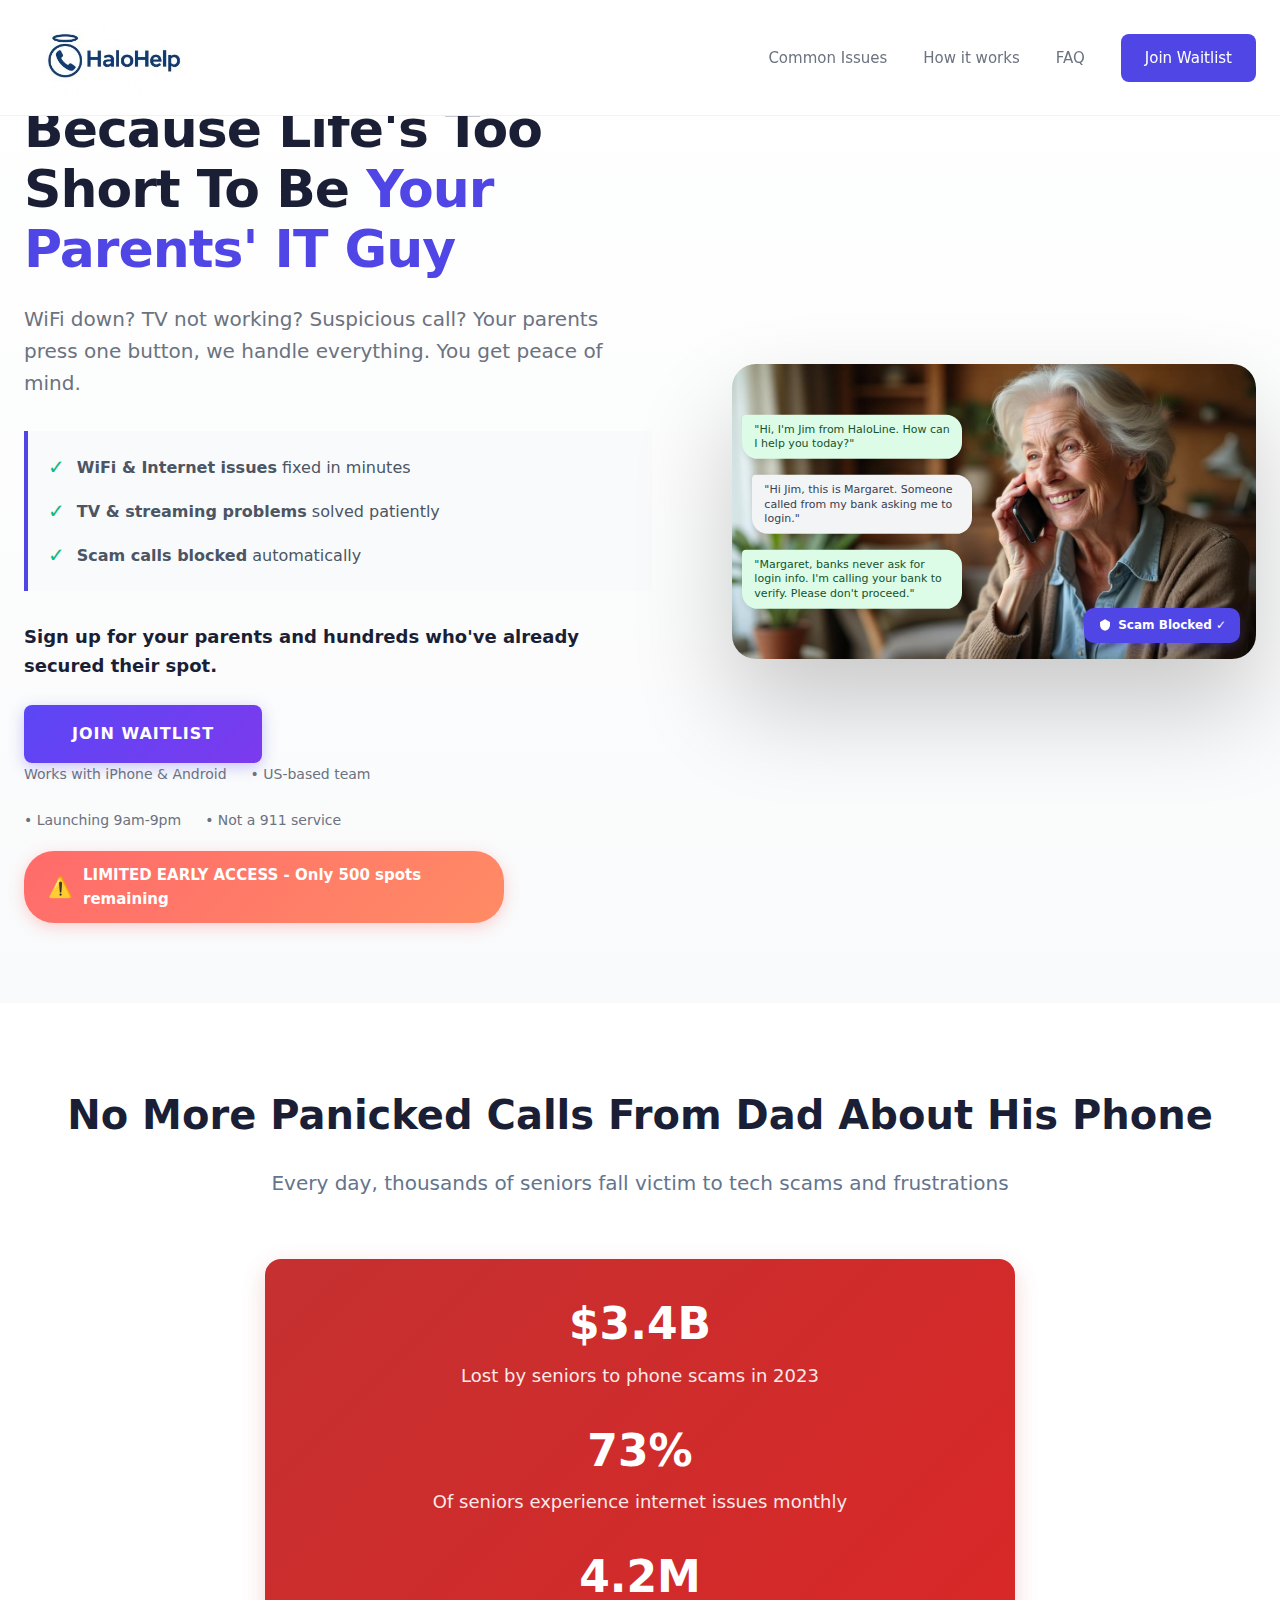
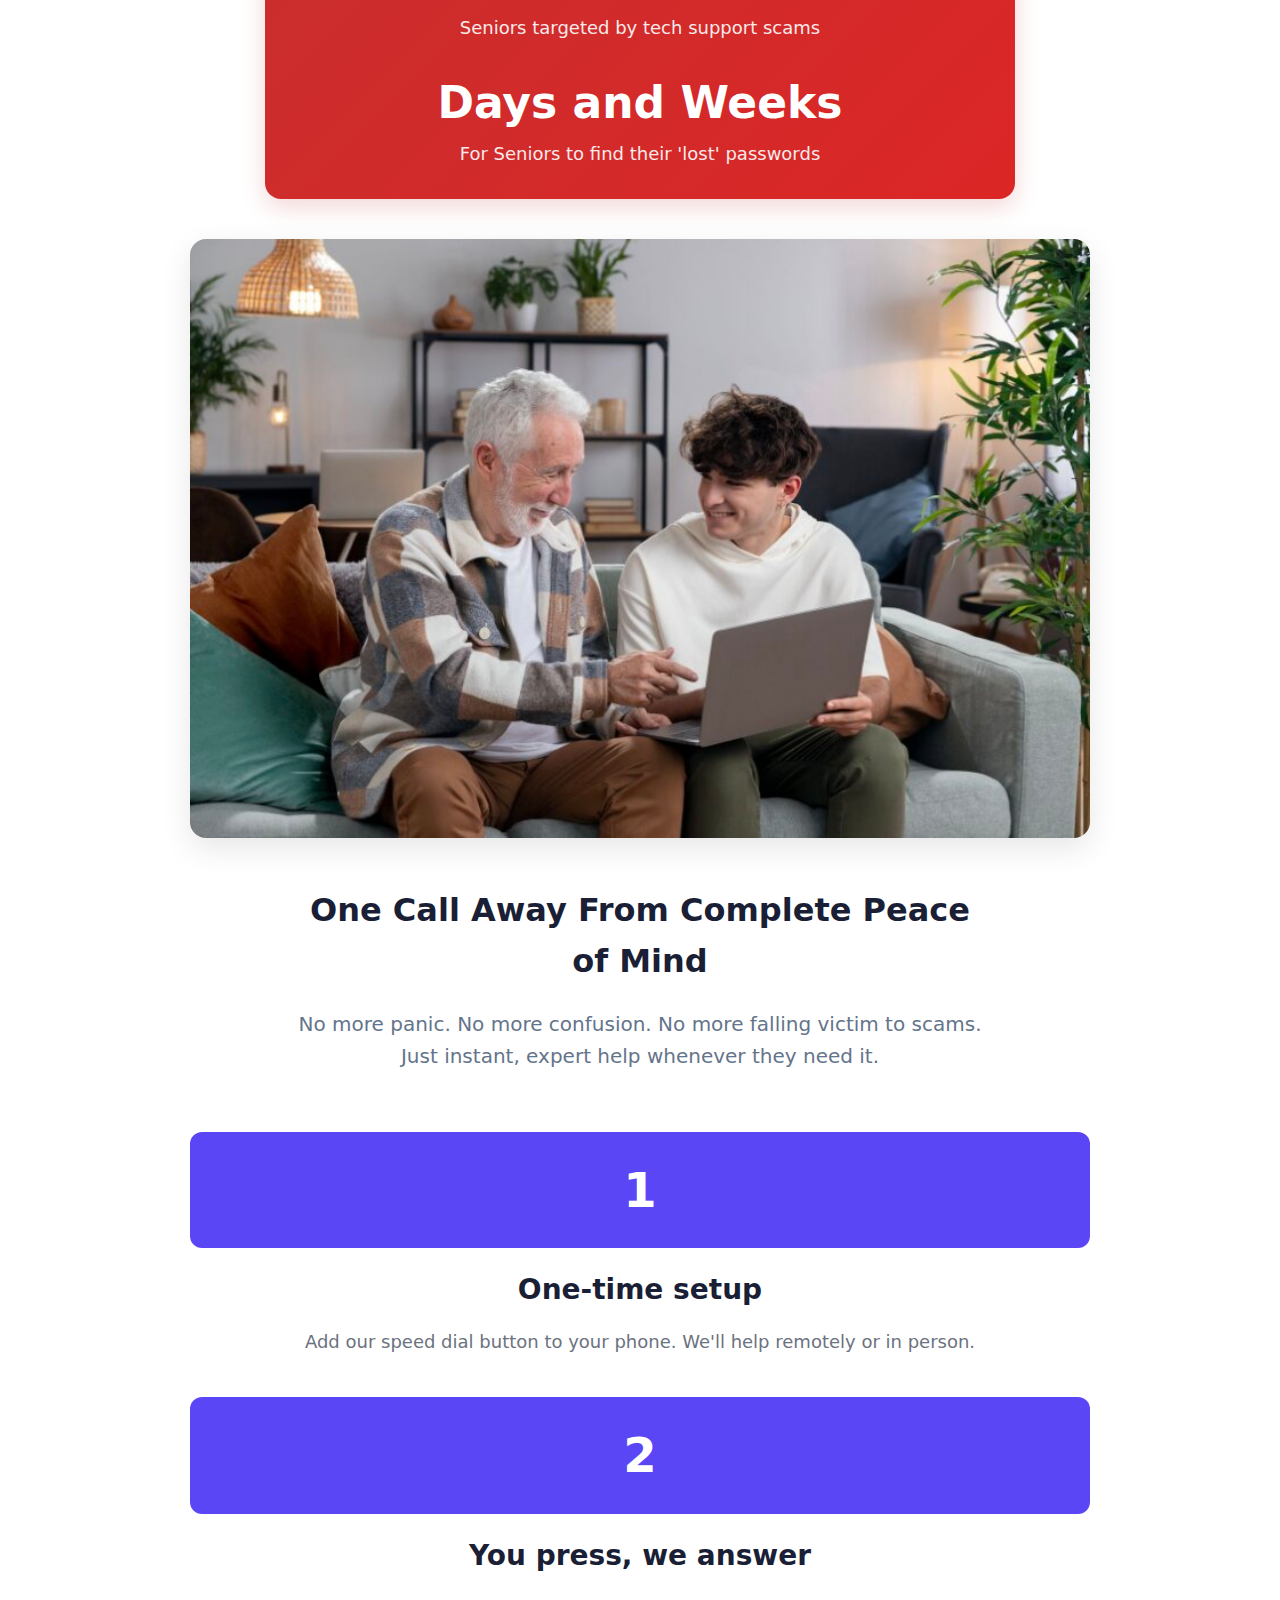
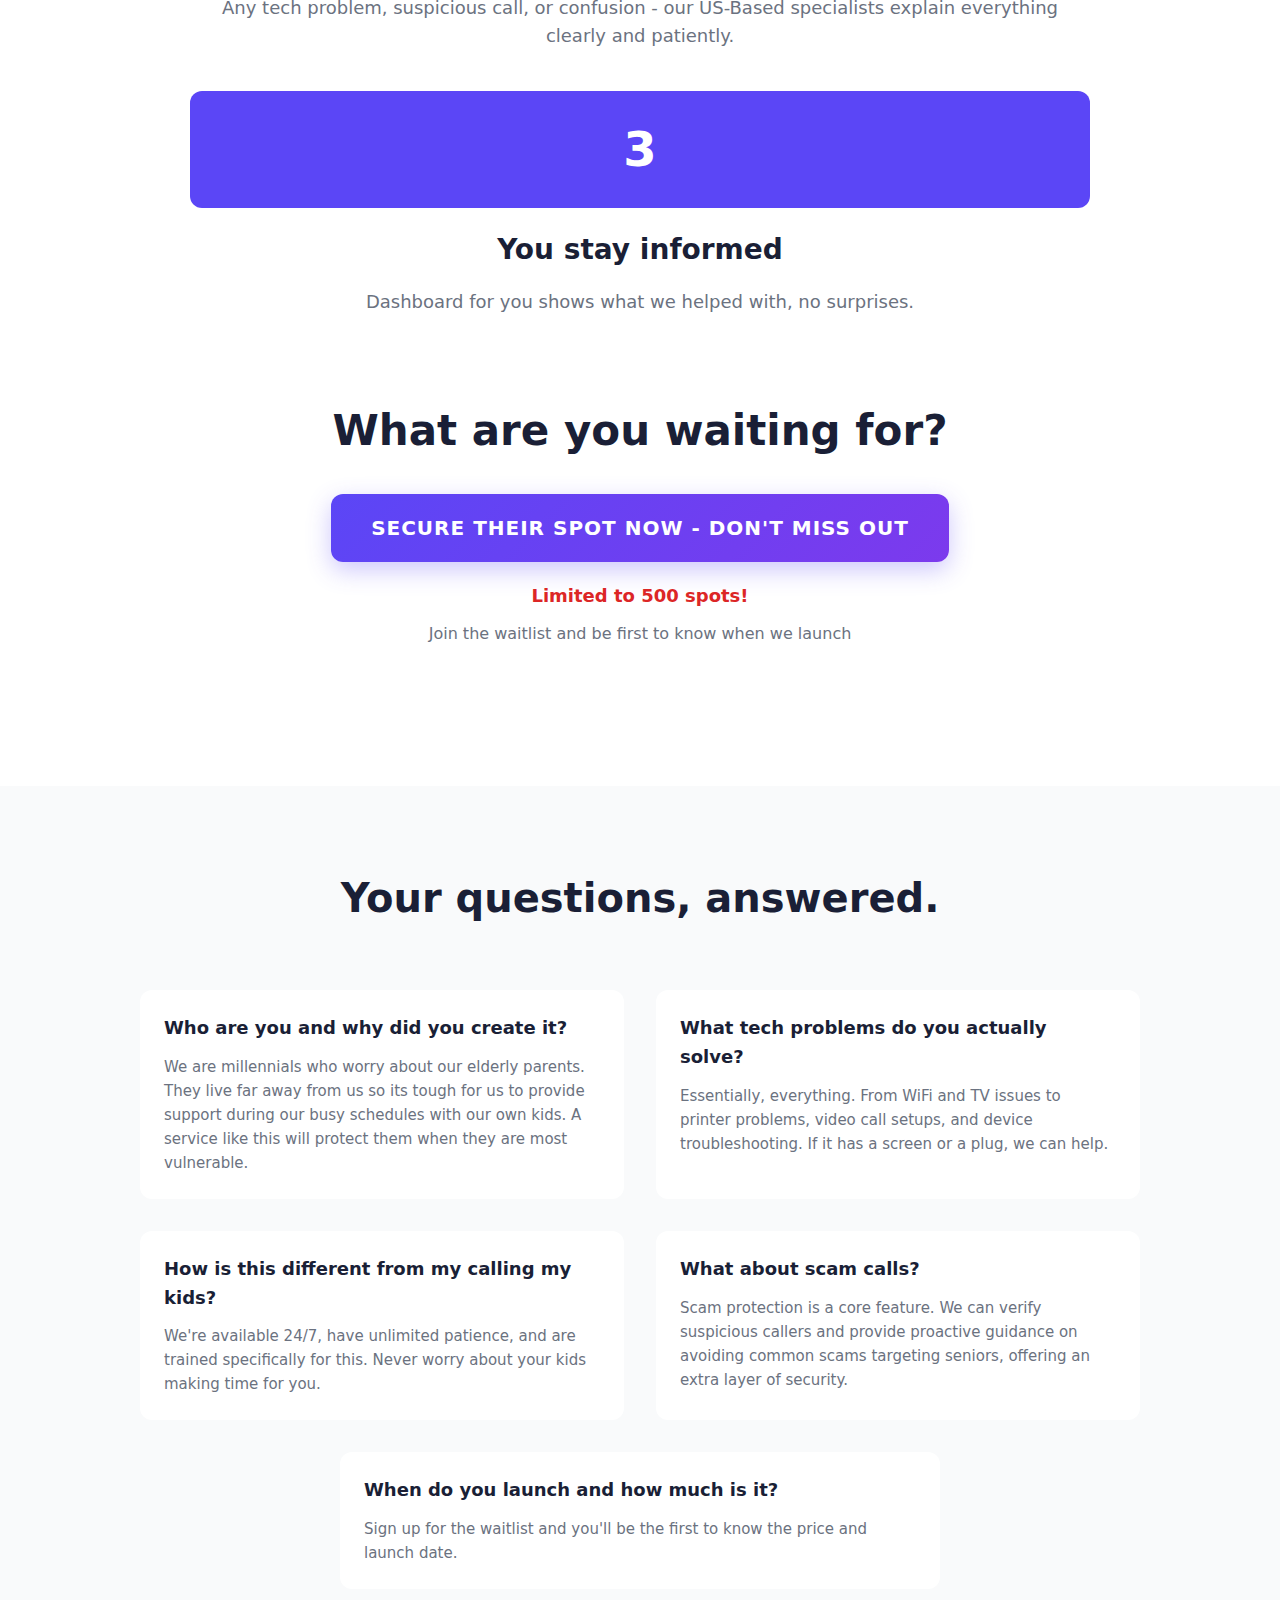
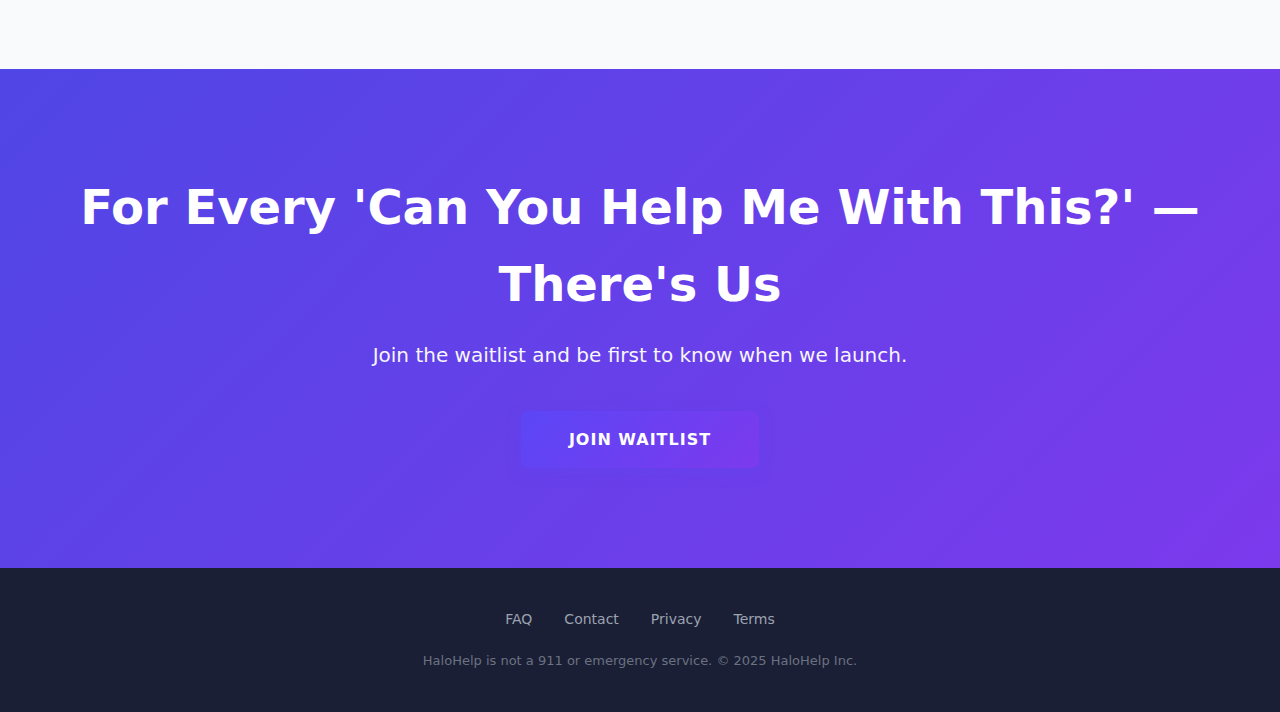
<file: index.html>
<!DOCTYPE html>
<html lang="en">
<head>
    <meta charset="UTF-8">
    <meta name="viewport" content="width=device-width, initial-scale=1.0">
    <title>HaloHelp - One Button Tech Support for Your Parents</title>
    <style>
        * {
            margin: 0;
            padding: 0;
            box-sizing: border-box;
        }

        body {
            font-family: -apple-system, BlinkMacSystemFont, 'SF Pro Display', 'Segoe UI', system-ui, sans-serif;
            line-height: 1.6;
            color: #1a1f36;
            background: #ffffff;
            overflow-x: hidden;
        }

        .container {
            max-width: 1280px;
            margin: 0 auto;
            padding: 0 24px;
        }

        /* Header */
        header {
            padding: 20px 0;
            position: fixed;
            width: 100%;
            background: rgba(255, 255, 255, 0.98);
            backdrop-filter: blur(20px);
            z-index: 1500;
            border-bottom: 1px solid rgba(0, 0, 0, 0.05);
            top: 0;
        }

        nav {
            display: flex;
            justify-content: space-between;
            align-items: center;
        }

        .logo {
            font-size: 24px;
            font-weight: 700;
            color: #1a1f36;
            text-decoration: none;
            letter-spacing: -0.5px;
        }

        .nav-links {
            display: flex;
            gap: 36px;
            align-items: center;
        }

        .nav-links a {
            color: #6b7280;
            text-decoration: none;
            font-size: 15px;
            font-weight: 500;
            transition: color 0.2s;
        }

        .nav-links a:hover {
            color: #1a1f36;
        }

        .nav-cta {
            background: #5046e5;
            color: white !important;
            padding: 12px 24px;
            border-radius: 8px;
            text-decoration: none;
            font-weight: 600;
            transition: all 0.2s;
        }

        .nav-cta:hover {
            background: #4338ca;
            transform: translateY(-1px);
            box-shadow: 0 8px 16px rgba(80, 70, 229, 0.3);
        }

        /* Hero Section */
        .hero {
            padding: 100px 0 80px;
            min-height: 100vh;
            display: flex;
            align-items: center;
            background: linear-gradient(180deg, #ffffff 0%, #f9fafb 100%);
        }

        .hero-container {
            display: grid;
            grid-template-columns: 1.2fr 1fr;
            gap: 80px;
            align-items: center;
        }

        .hero-text h1 {
            font-size: 52px;
            font-weight: 800;
            line-height: 1.15;
            margin-bottom: 24px;
            color: #1a1f36;
            letter-spacing: -1px;
        }

        .hero-text h1 .highlight {
            color: #5046e5;
        }

        .hero-text p {
            font-size: 20px;
            color: #6b7280;
            margin-bottom: 32px;
            line-height: 1.6;
        }

        .hero-benefits {
            background: #f9fafb;
            border-left: 4px solid #5046e5;
            padding: 20px;
            margin-bottom: 32px;
        }

        .benefit-item {
            display: flex;
            align-items: center;
            gap: 12px;
            margin-bottom: 12px;
            font-size: 16px;
            color: #4b5563;
        }

        .benefit-item:last-child {
            margin-bottom: 0;
        }

        .benefit-check {
            color: #10b981;
            font-size: 20px;
            font-weight: 700;
        }

        .waitlist-form {
            max-width: 480px;
        }

        .form-group {
            display: flex;
            gap: 12px;
            margin-bottom: 16px;
        }

        .form-group input {
            flex: 1;
            padding: 16px 20px;
            border: 2px solid #e5e7eb;
            border-radius: 8px;
            font-size: 16px;
            transition: all 0.2s;
        }

        .form-group input:focus {
            outline: none;
            border-color: #5046e5;
            box-shadow: 0 0 0 3px rgba(80, 70, 229, 0.1);
        }

        .form-group button {
            background: #5046e5;
            color: white;
            padding: 16px 32px;
            border: none;
            border-radius: 8px;
            font-size: 16px;
            font-weight: 700;
            cursor: pointer;
            transition: all 0.2s;
            text-transform: uppercase;
            letter-spacing: 0.5px;
        }

        .form-group button:hover {
            background: #4338ca;
            transform: translateY(-2px);
            box-shadow: 0 8px 20px rgba(80, 70, 229, 0.4);
        }

        .form-meta {
            display: flex;
            gap: 24px;
            font-size: 14px;
            color: #6b7280;
            flex-wrap: wrap;
        }

        /* Phone Visual */
        .phone-visual {
            position: relative;
        }

        .phone-device {
            width: 380px;
            height: 760px;
            background: #000;
            border-radius: 36px;
            padding: 8px;
            box-shadow: 0 50px 100px rgba(0, 0, 0, 0.3);
            margin: 0 auto;
        }

        .phone-screen {
            width: 100%;
            height: 100%;
            background: #fff;
            border-radius: 28px;
            overflow: hidden;
            position: relative;
        }

        /* iOS Style Status Bar */
        .ios-status-bar {
            background: #f5f5f7;
            padding: 8px 24px;
            display: flex;
            justify-content: space-between;
            align-items: center;
            font-size: 12px;
            font-weight: 600;
        }

        .ios-time {
            color: #000;
        }

        .ios-indicators {
            display: flex;
            gap: 6px;
            align-items: center;
        }

        .signal-bars {
            display: flex;
            gap: 2px;
            align-items: flex-end;
        }

        .bar {
            width: 3px;
            background: #000;
            border-radius: 1px;
        }

        .bar:nth-child(1) { height: 4px; }
        .bar:nth-child(2) { height: 6px; }
        .bar:nth-child(3) { height: 8px; }
        .bar:nth-child(4) { height: 10px; }

        .battery {
            width: 24px;
            height: 12px;
            border: 1px solid #000;
            border-radius: 2px;
            position: relative;
            padding: 1px;
        }

        .battery::after {
            content: '';
            position: absolute;
            right: -3px;
            top: 3px;
            width: 2px;
            height: 6px;
            background: #000;
            border-radius: 0 1px 1px 0;
        }

        .battery-fill {
            width: 70%;
            height: 100%;
            background: #000;
            border-radius: 1px;
        }

        /* Call Screen */
        .call-screen {
            height: calc(100% - 28px);
            background: linear-gradient(180deg, #1a1a1a 0%, #2a2a2a 100%);
            display: flex;
            flex-direction: column;
            align-items: center;
            justify-content: space-between;
            padding: 40px 24px;
            position: relative;
        }

        .call-info {
            text-align: center;
            color: white;
        }

        .call-status {
            font-size: 14px;
            color: #999;
            margin-bottom: 8px;
        }

        .support-agent-avatar {
            width: 120px;
            height: 120px;
            background: #5046e5;
            border-radius: 50%;
            margin: 0 auto 24px;
            display: flex;
            align-items: center;
            justify-content: center;
            font-size: 48px;
            font-weight: 700;
            color: white;
            box-shadow: 0 8px 32px rgba(80, 70, 229, 0.4);
        }

        .agent-name {
            font-size: 28px;
            font-weight: 300;
            margin-bottom: 8px;
        }

        .agent-title {
            font-size: 16px;
            color: #999;
            margin-bottom: 32px;
        }

        .call-timer {
            font-size: 18px;
            color: #10b981;
            font-weight: 500;
        }

        /* Audio Visualizer */
        .audio-visualizer {
            display: flex;
            gap: 4px;
            justify-content: center;
            align-items: center;
            height: 60px;
        }

        .audio-bar {
            width: 4px;
            background: #5046e5;
            border-radius: 2px;
            animation: audioWave 1s ease-in-out infinite;
        }

        .audio-bar:nth-child(1) { height: 20px; animation-delay: 0s; }
        .audio-bar:nth-child(2) { height: 30px; animation-delay: 0.1s; }
        .audio-bar:nth-child(3) { height: 40px; animation-delay: 0.2s; }
        .audio-bar:nth-child(4) { height: 35px; animation-delay: 0.3s; }
        .audio-bar:nth-child(5) { height: 25px; animation-delay: 0.4s; }
        .audio-bar:nth-child(6) { height: 30px; animation-delay: 0.5s; }
        .audio-bar:nth-child(7) { height: 20px; animation-delay: 0.6s; }

        @keyframes audioWave {
            0%, 100% { opacity: 0.3; transform: scaleY(0.5); }
            50% { opacity: 1; transform: scaleY(1); }
        }

        /* Call Actions */
        .call-actions {
            display: flex;
            justify-content: space-around;
            width: 100%;
            max-width: 300px;
        }

        .call-btn {
            width: 64px;
            height: 64px;
            border-radius: 50%;
            display: flex;
            align-items: center;
            justify-content: center;
            color: white;
            font-size: 24px;
            cursor: pointer;
            transition: transform 0.2s;
        }

        .call-btn:hover {
            transform: scale(1.1);
        }

        .mute-btn {
            background: #4b5563;
        }

        .speaker-btn {
            background: #4b5563;
        }

        .end-call-btn {
            background: #ef4444;
            width: 72px;
            height: 72px;
            font-size: 28px;
        }

        /* Help Overlay */
        .help-overlay {
            position: absolute;
            bottom: 120px;
            left: 24px;
            right: 24px;
            background: white;
            border-radius: 16px;
            padding: 20px;
            box-shadow: 0 10px 40px rgba(0, 0, 0, 0.3);
        }

        .help-overlay h4 {
            font-size: 14px;
            font-weight: 600;
            color: #1a1f36;
            margin-bottom: 12px;
        }

        .current-issue {
            background: #f9fafb;
            padding: 12px;
            border-radius: 8px;
            font-size: 14px;
            color: #4b5563;
            margin-bottom: 8px;
        }

        .resolution-status {
            display: flex;
            align-items: center;
            gap: 8px;
            font-size: 13px;
            color: #10b981;
            font-weight: 500;
        }

        .status-dot {
            width: 8px;
            height: 8px;
            background: #10b981;
            border-radius: 50%;
            animation: pulse 2s infinite;
        }

        @keyframes pulse {
            0%, 100% { opacity: 1; }
            50% { opacity: 0.5; }
        }

        /* New Hero Image Styles */
        .image-container {
            position: relative;
            border-radius: 24px;
            overflow: hidden;
            box-shadow: 0 50px 100px rgba(0, 0, 0, 0.2);
        }

        .hero-image {
            width: 100%;
            height: auto;
            display: block;
            object-fit: cover;
        }

        /* Conversation Bubbles */
        .conversation-bubbles {
            position: absolute;
            top: 50%;
            left: 10px;
            right: 10px;
            transform: translateY(-50%);
            display: flex;
            flex-direction: column;
            justify-content: center;
            gap: 16px;
            animation: fadeInUp 0.8s ease-out;
        }

        .bubble {
            padding: 8px 12px;
            border-radius: 16px;
            font-size: 11px;
            line-height: 1.3;
            max-width: 220px;
            box-shadow: 0 2px 6px rgba(0, 0, 0, 0.08);
            animation: floatBubble 6s ease-in-out infinite;
        }

        .bubble-agent {
            background: #dcfce7;
            color: #14532d;
            align-self: flex-start;
            border-top-left-radius: 4px;
        }

        .bubble-customer {
            background: #f3f4f6;
            color: #374151;
            align-self: flex-start;
            margin-left: 10px;
            border-top-left-radius: 4px;
            animation-delay: 0.3s;
        }

        .bubble-agent:last-of-type {
            animation-delay: 0.6s;
        }

        /* Scam Blocked Badge */
        .scam-blocked-badge {
            position: absolute;
            bottom: 16px;
            right: 16px;
            background: #5046e5;
            color: white;
            padding: 8px 14px;
            border-radius: 10px;
            display: flex;
            align-items: center;
            gap: 6px;
            font-weight: 600;
            font-size: 12px;
            box-shadow: 0 3px 8px rgba(80, 70, 229, 0.3);
            animation: slideInRight 0.8s ease-out 1s both, floatBubble 6s ease-in-out 1.8s infinite;
        }

        .scam-blocked-badge svg {
            width: 14px;
            height: 14px;
        }

        @keyframes fadeInUp {
            from {
                opacity: 0;
                transform: translateY(20px);
            }
            to {
                opacity: 1;
                transform: translateY(0);
            }
        }

        @keyframes slideInRight {
            from {
                opacity: 0;
                transform: translateX(20px);
            }
            to {
                opacity: 1;
                transform: translateX(0);
            }
        }

        @keyframes floatBubble {
            0%, 100% {
                transform: translateY(0);
            }
            50% {
                transform: translateY(-5px);
            }
        }

        /* Common Issues */
        .common-issues {
            padding: 80px 0;
            background: white;
        }

        .section-header {
            text-align: center;
            margin-bottom: 60px;
        }

        .section-header h2 {
            font-size: 40px;
            font-weight: 700;
            margin-bottom: 16px;
            color: #1a1f36;
        }

        .section-header p {
            font-size: 20px;
            color: #6b7280;
        }

        .issues-grid {
            display: grid;
            grid-template-columns: repeat(3, 1fr);
            gap: 32px;
        }

        .issue-card {
            background: #f9fafb;
            padding: 32px;
            border-radius: 16px;
            text-align: center;
            transition: transform 0.2s;
        }

        .issue-card:hover {
            transform: translateY(-4px);
        }

        .issue-icon {
            width: 64px;
            height: 64px;
            border-radius: 16px;
            margin: 0 auto 20px;
            display: flex;
            align-items: center;
            justify-content: center;
            font-size: 24px;
        }
        
        .issue-card:nth-child(1) .issue-icon {
            background: #dbeafe;
        }
        
        .issue-card:nth-child(2) .issue-icon {
            background: #ede9fe;
        }
        
        .issue-card:nth-child(3) .issue-icon {
            background: #dcfce7;
        }

        .issue-card h3 {
            font-size: 18px;
            font-weight: 700;
            margin-bottom: 16px;
            color: #1a1f36;
            font-style: italic;
        }

        .issue-solution {
            color: #6b7280;
            font-size: 15px;
            line-height: 1.6;
        }

        /* How It Works */
        .how-it-works {
            padding: 80px 0;
            background: #f9fafb;
        }

        .steps {
            display: grid;
            grid-template-columns: repeat(3, 1fr);
            gap: 40px;
        }

        .step {
            text-align: center;
        }

        .step-number {
            width: 60px;
            height: 60px;
            background: #5046e5;
            color: white;
            border-radius: 50%;
            display: flex;
            align-items: center;
            justify-content: center;
            margin: 0 auto 20px;
            font-size: 24px;
            font-weight: 700;
        }

        .step h3 {
            font-size: 20px;
            font-weight: 600;
            margin-bottom: 12px;
            color: #1a1f36;
        }

        .step p {
            color: #6b7280;
            font-size: 16px;
            line-height: 1.6;
        }

        /* Features */
        .features {
            padding: 80px 0;
            background: white;
        }

        .features-grid {
            display: grid;
            grid-template-columns: repeat(3, 1fr);
            gap: 32px;
        }

        .feature-item {
            padding: 32px;
            background: #f9fafb;
            border-radius: 12px;
            text-align: center;
        }

        .feature-icon {
            width: 48px;
            height: 48px;
            background: #5046e5;
            border-radius: 12px;
            display: flex;
            align-items: center;
            justify-content: center;
            margin: 0 auto 20px;
            color: white;
            font-weight: 700;
            font-size: 20px;
        }

        .feature-item h4 {
            font-size: 18px;
            font-weight: 600;
            margin-bottom: 8px;
            color: #1a1f36;
        }

        .feature-item p {
            color: #6b7280;
            font-size: 15px;
        }

        /* FAQ */
        .faq {
            padding: 80px 0;
            background: #f9fafb;
        }

        .faq-grid {
            display: grid;
            grid-template-columns: repeat(2, 1fr);
            gap: 24px;
            max-width: 1000px;
            margin: 0 auto;
        }

        .faq-item {
            padding: 24px;
            background: white;
            border-radius: 12px;
        }

        .faq-item h3 {
            font-size: 18px;
            font-weight: 600;
            margin-bottom: 12px;
            color: #1a1f36;
        }

        .faq-item p {
            color: #6b7280;
            font-size: 15px;
            line-height: 1.6;
        }

        /* Final CTA */
        .final-cta {
            padding: 100px 0;
            background: linear-gradient(135deg, #5046e5 0%, #7c3aed 100%);
            text-align: center;
            color: white;
        }

        .final-cta h2 {
            font-size: 48px;
            font-weight: 700;
            margin-bottom: 16px;
        }

        .final-cta p {
            font-size: 20px;
            margin-bottom: 40px;
            opacity: 0.95;
        }

        .final-form {
            max-width: 500px;
            margin: 0 auto;
        }

        /* Footer */
        footer {
            padding: 40px 0;
            background: #1a1f36;
            color: white;
            text-align: center;
        }

        .footer-links {
            display: flex;
            gap: 32px;
            justify-content: center;
            margin-bottom: 20px;
        }

        .footer-links a {
            color: #9ca3af;
            text-decoration: none;
            font-size: 14px;
        }

        .footer-links a:hover {
            color: white;
        }

        .footer-disclaimer {
            font-size: 13px;
            color: #6b7280;
        }

        /* Responsive */
        @media (max-width: 1024px) {
            .hero-container {
                grid-template-columns: 1fr;
                gap: 60px;
            }

            .phone-visual {
                order: -1;
            }

            .issues-grid {
                grid-template-columns: 1fr;
            }
        }

        @media (max-width: 768px) {
            .nav-links {
                display: none;
            }

            .hero {
                padding: 80px 0 40px;
                min-height: auto;
            }

            .hero-text h1 {
                font-size: 28px;
                line-height: 1.2;
            }

            .hero-text p {
                font-size: 16px;
                margin-bottom: 20px;
            }

            .hero-benefits {
                margin-bottom: 24px;
            }

            .benefit-item {
                font-size: 14px;
            }

            .waitlist-form {
                margin-bottom: 30px;
            }

            .phone-visual {
                max-width: 100%;
                margin: 0 auto;
            }

            .image-container {
                max-width: 100%;
                height: 250px;
                overflow: hidden;
                position: relative;
            }

            .hero-image {
                width: 100%;
                height: 100%;
                object-fit: cover;
                object-position: center center;
            }

            .conversation-bubbles {
                top: 50%;
                left: 6px;
                right: 6px;
                transform: translateY(-50%);
                gap: 10px;
            }

            .bubble {
                font-size: 9px;
                padding: 5px 8px;
                max-width: 160px;
                line-height: 1.3;
                border-radius: 12px;
            }

            .bubble-customer {
                margin-left: 6px;
            }

            .scam-blocked-badge {
                bottom: 8px;
                right: 8px;
                padding: 5px 8px;
                font-size: 10px;
                gap: 4px;
                border-radius: 8px;
            }

            .scam-blocked-badge svg {
                width: 10px;
                height: 10px;
            }

            .steps {
                grid-template-columns: 1fr;
            }

            .features-grid {
                grid-template-columns: 1fr;
            }

            .faq-grid {
                grid-template-columns: 1fr;
            }

            .form-group {
                flex-direction: column;
            }

            .form-group input {
                width: 100%;
            }

            .form-group button {
                width: 100%;
            }

            .form-meta {
                flex-wrap: wrap;
                font-size: 11px;
                justify-content: center;
                gap: 6px;
            }

            .section-header h2 {
                font-size: 26px;
            }

            .section-header p {
                font-size: 15px;
            }

            .issues-grid {
                gap: 16px;
            }

            .issue-card {
                padding: 20px;
            }

            .issue-icon {
                width: 48px;
                height: 48px;
                margin-bottom: 16px;
            }

            .issue-card h3 {
                font-size: 16px;
            }

            .issue-solution {
                font-size: 14px;
            }
        }
    </style>
</head>
<body>
    <!-- Header -->
    <header>
        <nav class="container">
            <a href="#" class="logo" style="display: flex; align-items: center; text-decoration: none;">
                <img src="halohelp-logo.jpg" alt="HaloHelp" style="height: 75px; width: auto;">
            </a>
            <div class="nav-links">
                <a href="#issues">Common Issues</a>
                <a href="#how">How it works</a>
                <a href="#faq">FAQ</a>
                <a href="https://u94cxifwkfo.typeform.com/to/dmAicZWm" target="_blank" class="nav-cta">Join Waitlist</a>
            </div>
        </nav>
    </header>

    <!-- Hero Section -->
    <section class="hero">
        <div class="container">
            <div class="hero-container">
                <div class="hero-text">
                    <h1>Because Life's Too Short To Be <span class="highlight">Your Parents' IT Guy</span></h1>
                    <p>WiFi down? TV not working? Suspicious call? Your parents press one button, we handle everything. You get peace of mind.</p>
                    
                    <div class="hero-benefits">
                        <div class="benefit-item">
                            <span class="benefit-check">✓</span>
                            <span><strong>WiFi & Internet issues</strong> fixed in minutes</span>
                        </div>
                        <div class="benefit-item">
                            <span class="benefit-check">✓</span>
                            <span><strong>TV & streaming problems</strong> solved patiently</span>
                        </div>
                        <div class="benefit-item">
                            <span class="benefit-check">✓</span>
                            <span><strong>Scam calls blocked</strong> automatically</span>
                        </div>
                    </div>
                    
                    <p style="font-size: 18px; color: #1a1f36; font-weight: 600; margin-top: 24px; margin-bottom: 24px;">
                        Sign up for your parents and hundreds who've already secured their spot.
                    </p>
                    
                    <div class="waitlist-form" id="waitlist-form">
                        <a href="https://u94cxifwkfo.typeform.com/to/dmAicZWm" target="_blank" style="
                            display: inline-block;
                            background: linear-gradient(135deg, #5B46F6 0%, #7C3AED 100%);
                            color: white;
                            padding: 16px 48px;
                            font-size: 16px;
                            font-weight: 600;
                            border-radius: 8px;
                            text-decoration: none;
                            text-transform: uppercase;
                            letter-spacing: 1px;
                            box-shadow: 0 4px 15px rgba(91, 70, 246, 0.3);
                            transition: transform 0.2s, box-shadow 0.2s;
                            border: none;
                            cursor: pointer;
                        " onmouseover="this.style.transform='translateY(-2px)'; this.style.boxShadow='0 6px 20px rgba(91, 70, 246, 0.4)'" onmouseout="this.style.transform='translateY(0)'; this.style.boxShadow='0 4px 15px rgba(91, 70, 246, 0.3)'">JOIN WAITLIST</a>
                        
                        <div class="form-meta">
                            <span>Works with iPhone & Android</span>
                            <span>• US-based team</span>
                            <span>• Launching 9am-9pm</span>
                            <span>• Not a 911 service</span>
                        </div>
                        
                        <div class="early-access-banner" style="
                            background: linear-gradient(135deg, #FF6B6B 0%, #FF8B65 100%);
                            color: white;
                            padding: 12px 24px;
                            border-radius: 30px;
                            margin-top: 20px;
                            display: inline-flex;
                            align-items: center;
                            gap: 10px;
                            font-weight: 600;
                            font-size: 15px;
                            box-shadow: 0 4px 15px rgba(255, 107, 107, 0.3);
                        ">
                            <span style="
                                font-size: 20px;
                            ">⚠️</span>
                            <span>LIMITED EARLY ACCESS - Only 500 spots remaining</span>
                        </div>
                    </div>
                </div>

                <div class="phone-visual">
                    <div class="image-container">
                        <img src="hero-elderly-woman.jpg" 
                             alt="Elderly woman smiling while talking on phone"
                             class="hero-image">
                        
                        <!-- Conversation Bubbles -->
                        <div class="conversation-bubbles">
                            <div class="bubble bubble-agent">
                                "Hi, I'm Jim from HaloLine. How can I help you today?"
                            </div>
                            <div class="bubble bubble-customer">
                                "Hi Jim, this is Margaret. Someone called from my bank asking me to login."
                            </div>
                            <div class="bubble bubble-agent">
                                "Margaret, banks never ask for login info. I'm calling your bank to verify. Please don't proceed."
                            </div>
                        </div>
                        
                        <!-- Scam Blocked Badge -->
                        <div class="scam-blocked-badge">
                            <svg width="16" height="16" viewBox="0 0 24 24" fill="none" xmlns="http://www.w3.org/2000/svg">
                                <path d="M12 2L3.5 7V12C3.5 16.5 6.5 20.74 12 22C17.5 20.74 20.5 16.5 20.5 12V7L12 2Z" fill="currentColor"/>
                            </svg>
                            <span>Scam Blocked ✓</span>
                        </div>
                    </div>
                </div>
            </div>
        </div>
    </section>

    <!-- Common Issues Section -->
    <section class="common-issues" id="issues" style="scroll-margin-top: 100px;">
        <div class="container">
            <div class="section-header">
                <h2>No More Panicked Calls From Dad About His Phone</h2>
                <p style="font-size: 20px; margin-top: 20px; color: #64748b;">Every day, thousands of seniors fall victim to tech scams and frustrations</p>
            </div>
            
            <div style="
                background: linear-gradient(135deg, #C53030 0%, #DC2626 100%);
                color: white;
                padding: 30px 40px;
                border-radius: 16px;
                margin: 30px auto;
                max-width: 750px;
                text-align: center;
                box-shadow: 0 8px 24px rgba(197, 48, 48, 0.2);
            ">
                <div style="font-size: 44px; font-weight: 700; margin-bottom: 2px;">$3.4B</div>
                <div style="font-size: 18px; opacity: 0.9; margin-bottom: 25px;">Lost by seniors to phone scams in 2023</div>
                
                <div style="font-size: 44px; font-weight: 700; margin-bottom: 2px;">73%</div>
                <div style="font-size: 18px; opacity: 0.9; margin-bottom: 25px;">Of seniors experience internet issues monthly</div>
                
                <div style="font-size: 44px; font-weight: 700; margin-bottom: 2px;">4.2M</div>
                <div style="font-size: 18px; opacity: 0.9; margin-bottom: 25px;">Seniors targeted by tech support scams</div>
                
                <div style="font-size: 44px; font-weight: 700; margin-bottom: 2px;">Days and Weeks</div>
                <div style="font-size: 18px; opacity: 0.9;">For Seniors to find their 'lost' passwords</div>
            </div>
            
            <div style="margin: 40px auto; max-width: 900px;">
                <img src="father-son-laptop.jpg" alt="Father and son using laptop together" style="
                    width: 100%;
                    height: auto;
                    border-radius: 16px;
                    box-shadow: 0 10px 30px rgba(0, 0, 0, 0.1);
                ">
            </div>
            
            <div style="text-align: center; margin: 40px auto; max-width: 700px;">
                <h3 style="font-size: 32px; color: #1a1f36; font-weight: 700; margin-bottom: 20px;">
                    One Call Away From Complete Peace of Mind
                </h3>
                <p style="font-size: 20px; color: #64748b; font-weight: 400; line-height: 1.6;">
                    No more panic. No more confusion. No more falling victim to scams.<br>
                    Just instant, expert help whenever they need it.
                </p>
            </div>
            
            <div style="margin-top: 60px; scroll-margin-top: 100px;" id="how">
                <div style="max-width: 900px; margin: 0 auto;">
                    <!-- Step 1 -->
                    <div style="margin-bottom: 40px;">
                        <div style="background: #5B46F6; color: white; padding: 20px 0; text-align: center; border-radius: 12px; margin-bottom: 20px;">
                            <span style="font-size: 48px; font-weight: 700;">1</span>
                        </div>
                        <h3 style="font-size: 28px; font-weight: 700; text-align: center; margin-bottom: 15px; color: #1a1f36;">One-time setup</h3>
                        <p style="font-size: 18px; color: #6b7280; text-align: center; line-height: 1.6;">Add our speed dial button to your phone. We'll help remotely or in person.</p>
                    </div>
                    
                    <!-- Step 2 -->
                    <div style="margin-bottom: 40px;">
                        <div style="background: #5B46F6; color: white; padding: 20px 0; text-align: center; border-radius: 12px; margin-bottom: 20px;">
                            <span style="font-size: 48px; font-weight: 700;">2</span>
                        </div>
                        <h3 style="font-size: 28px; font-weight: 700; text-align: center; margin-bottom: 15px; color: #1a1f36;">You press, we answer</h3>
                        <p style="font-size: 18px; color: #6b7280; text-align: center; line-height: 1.6;">Any tech problem, suspicious call, or confusion - our US-Based specialists explain everything clearly and patiently.</p>
                    </div>
                    
                    <!-- Step 3 -->
                    <div style="margin-bottom: 40px;">
                        <div style="background: #5B46F6; color: white; padding: 20px 0; text-align: center; border-radius: 12px; margin-bottom: 20px;">
                            <span style="font-size: 48px; font-weight: 700;">3</span>
                        </div>
                        <h3 style="font-size: 28px; font-weight: 700; text-align: center; margin-bottom: 15px; color: #1a1f36;">You stay informed</h3>
                        <p style="font-size: 18px; color: #6b7280; text-align: center; line-height: 1.6;">Dashboard for you shows what we helped with, no surprises.</p>
                    </div>
                </div>
            </div>
            
            <!-- What are you waiting for section -->
            <div style="text-align: center; margin: 80px auto 60px; max-width: 800px;">
                <h2 style="font-size: 42px; font-weight: 700; color: #1a1f36; margin-bottom: 30px;">What are you waiting for?</h2>
                
                <a href="https://u94cxifwkfo.typeform.com/to/dmAicZWm" target="_blank" style="
                    display: inline-block;
                    background: linear-gradient(135deg, #5B46F6 0%, #7C3AED 100%);
                    color: white;
                    padding: 18px 40px;
                    font-size: 20px;
                    font-weight: 600;
                    border-radius: 12px;
                    text-decoration: none;
                    text-transform: uppercase;
                    letter-spacing: 1px;
                    box-shadow: 0 8px 24px rgba(91, 70, 246, 0.3);
                    transition: transform 0.2s, box-shadow 0.2s;
                ">Secure Their Spot Now - Don't Miss Out</a>
                
                <p style="font-size: 18px; color: #DC2626; font-weight: 600; margin-top: 20px;">Limited to 500 spots!</p>
                <p style="font-size: 16px; color: #6b7280; margin-top: 10px;">Join the waitlist and be first to know when we launch</p>
            </div>
        </div>
    </section>

    <!-- FAQ -->
    <section class="faq" id="faq" style="scroll-margin-top: 100px;">
        <div class="container">
            <div class="section-header">
                <h2>Your questions, answered.</h2>
            </div>
            
            <div class="faq-grid" style="display: grid; grid-template-columns: repeat(2, 1fr); gap: 32px;">
                <div class="faq-item">
                    <h3>Who are you and why did you create it?</h3>
                    <p>We are millennials who worry about our elderly parents. They live far away from us so its tough for us to provide support during our busy schedules with our own kids. A service like this will protect them when they are most vulnerable.</p>
                </div>
                
                <div class="faq-item">
                    <h3>What tech problems do you actually solve?</h3>
                    <p>Essentially, everything. From WiFi and TV issues to printer problems, video call setups, and device troubleshooting. If it has a screen or a plug, we can help.</p>
                </div>
                
                <div class="faq-item">
                    <h3>How is this different from my calling my kids?</h3>
                    <p>We're available 24/7, have unlimited patience, and are trained specifically for this. Never worry about your kids making time for you.</p>
                </div>
                
                <div class="faq-item">
                    <h3>What about scam calls?</h3>
                    <p>Scam protection is a core feature. We can verify suspicious callers and provide proactive guidance on avoiding common scams targeting seniors, offering an extra layer of security.</p>
                </div>
                
                <div class="faq-item" style="grid-column: 1 / -1; max-width: 600px; margin: 0 auto; width: 100%;">
                    <h3>When do you launch and how much is it?</h3>
                    <p>Sign up for the waitlist and you'll be the first to know the price and launch date.</p>
                </div>
            </div>
        </div>
    </section>

    <!-- Final CTA -->
    <section class="final-cta">
        <div class="container">
            <h2>For Every 'Can You Help Me With This?' — There's Us</h2>
            <p>Join the waitlist and be first to know when we launch.</p>
            
            <div class="final-form">
                <a href="https://u94cxifwkfo.typeform.com/to/dmAicZWm" target="_blank" style="
                    display: inline-block;
                    background: linear-gradient(135deg, #5B46F6 0%, #7C3AED 100%);
                    color: white;
                    padding: 16px 48px;
                    font-size: 16px;
                    font-weight: 600;
                    border-radius: 8px;
                    text-decoration: none;
                    text-transform: uppercase;
                    letter-spacing: 1px;
                    box-shadow: 0 4px 15px rgba(91, 70, 246, 0.3);
                    transition: transform 0.2s, box-shadow 0.2s;
                    border: none;
                    cursor: pointer;
                " onmouseover="this.style.transform='translateY(-2px)'; this.style.boxShadow='0 6px 20px rgba(91, 70, 246, 0.4)'" onmouseout="this.style.transform='translateY(0)'; this.style.boxShadow='0 4px 15px rgba(91, 70, 246, 0.3)'">JOIN WAITLIST</a>
            </div>
        </div>
    </section>

    <!-- Footer -->
    <footer>
        <div class="container">
            <div class="footer-links">
                <a href="#">FAQ</a>
                <a href="#">Contact</a>
                <a href="#">Privacy</a>
                <a href="#">Terms</a>
            </div>
            <div class="footer-disclaimer">
                HaloHelp is not a 911 or emergency service. © 2025 HaloHelp Inc.
            </div>
        </div>
    </footer>
</body>
</html>
</file>
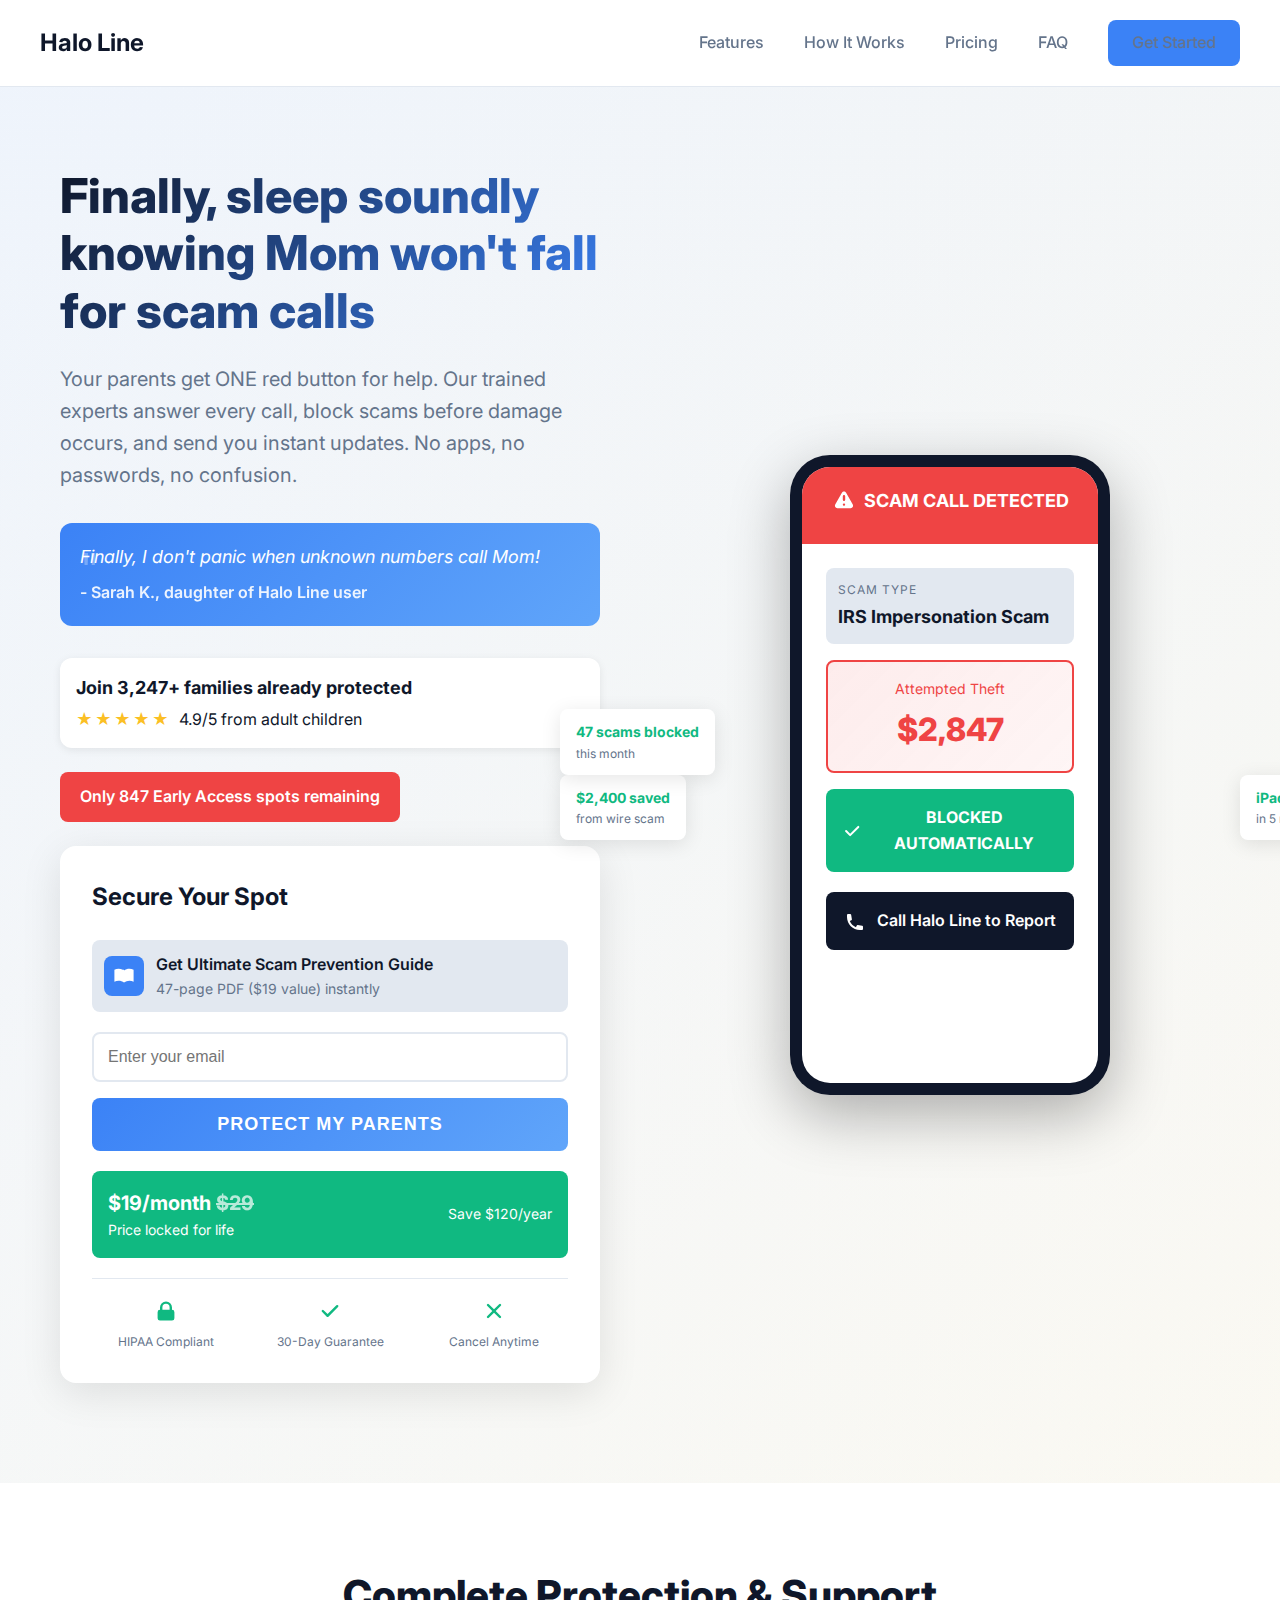
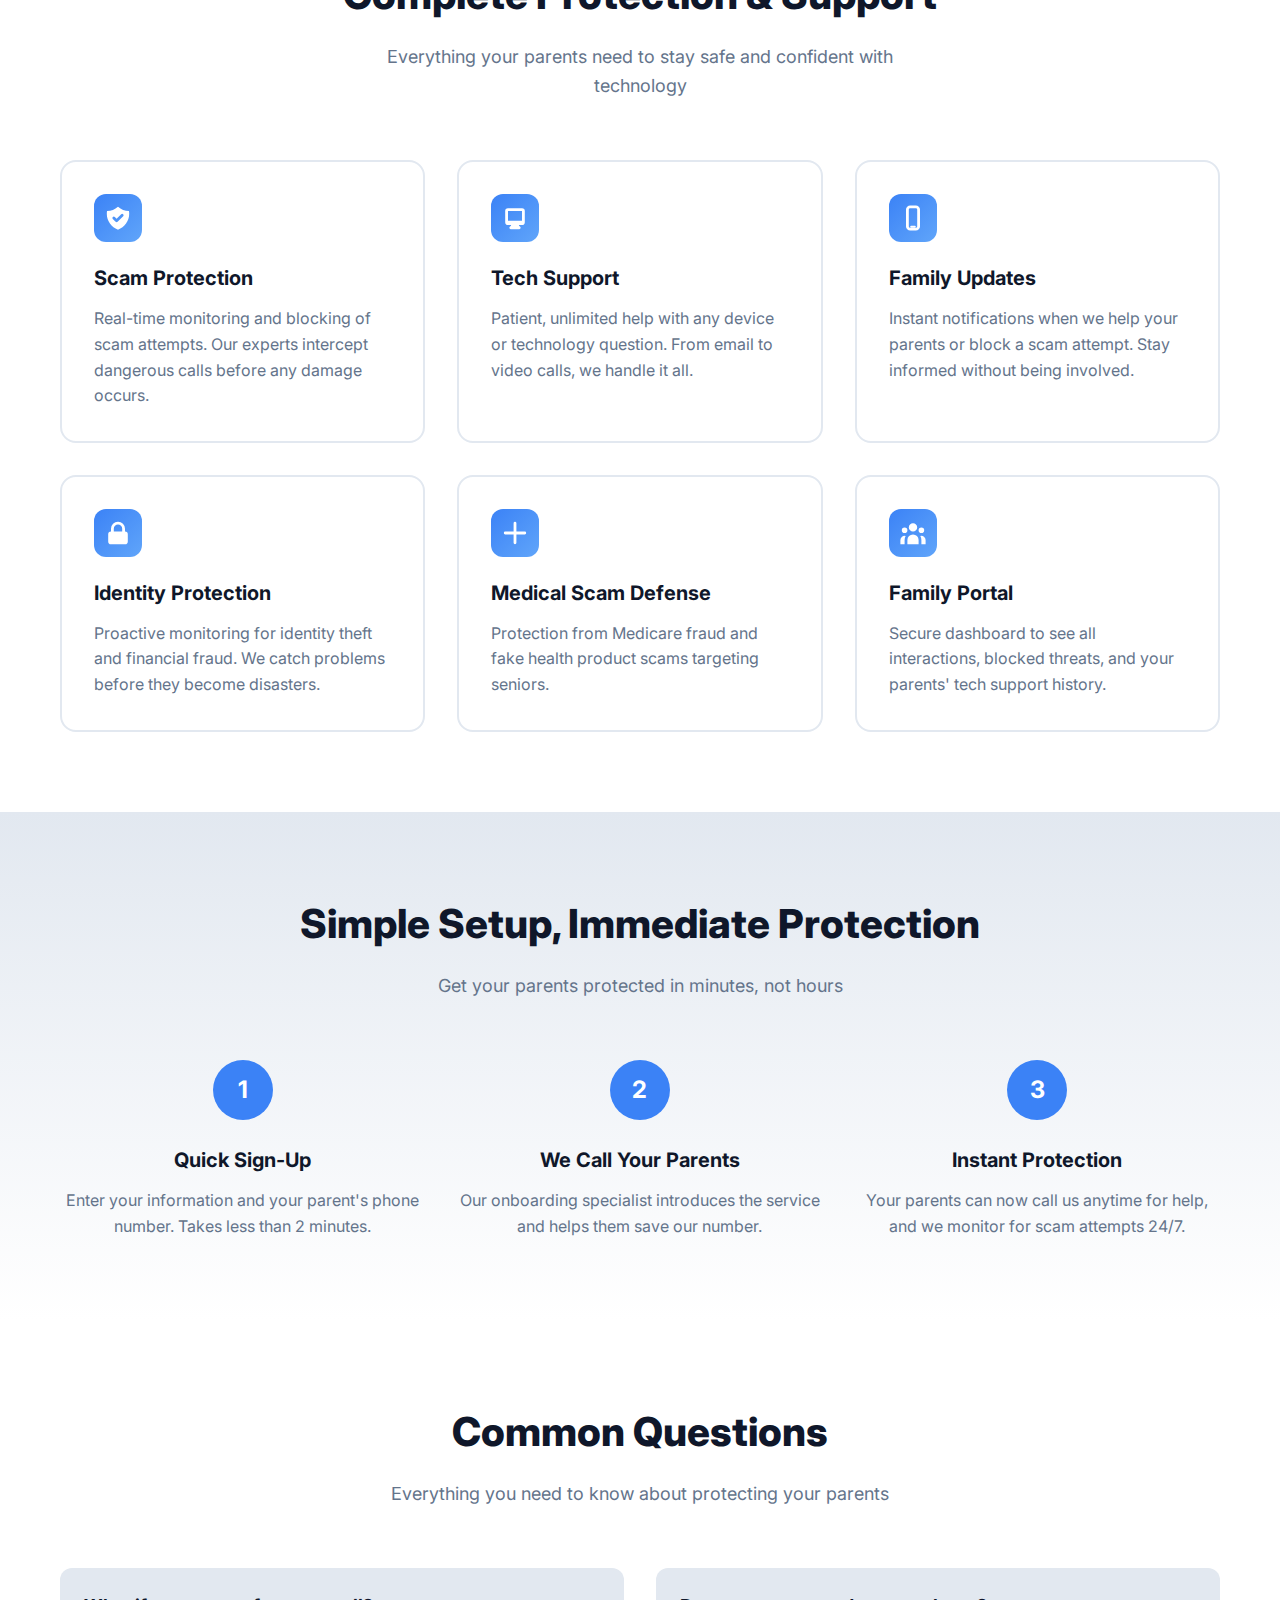
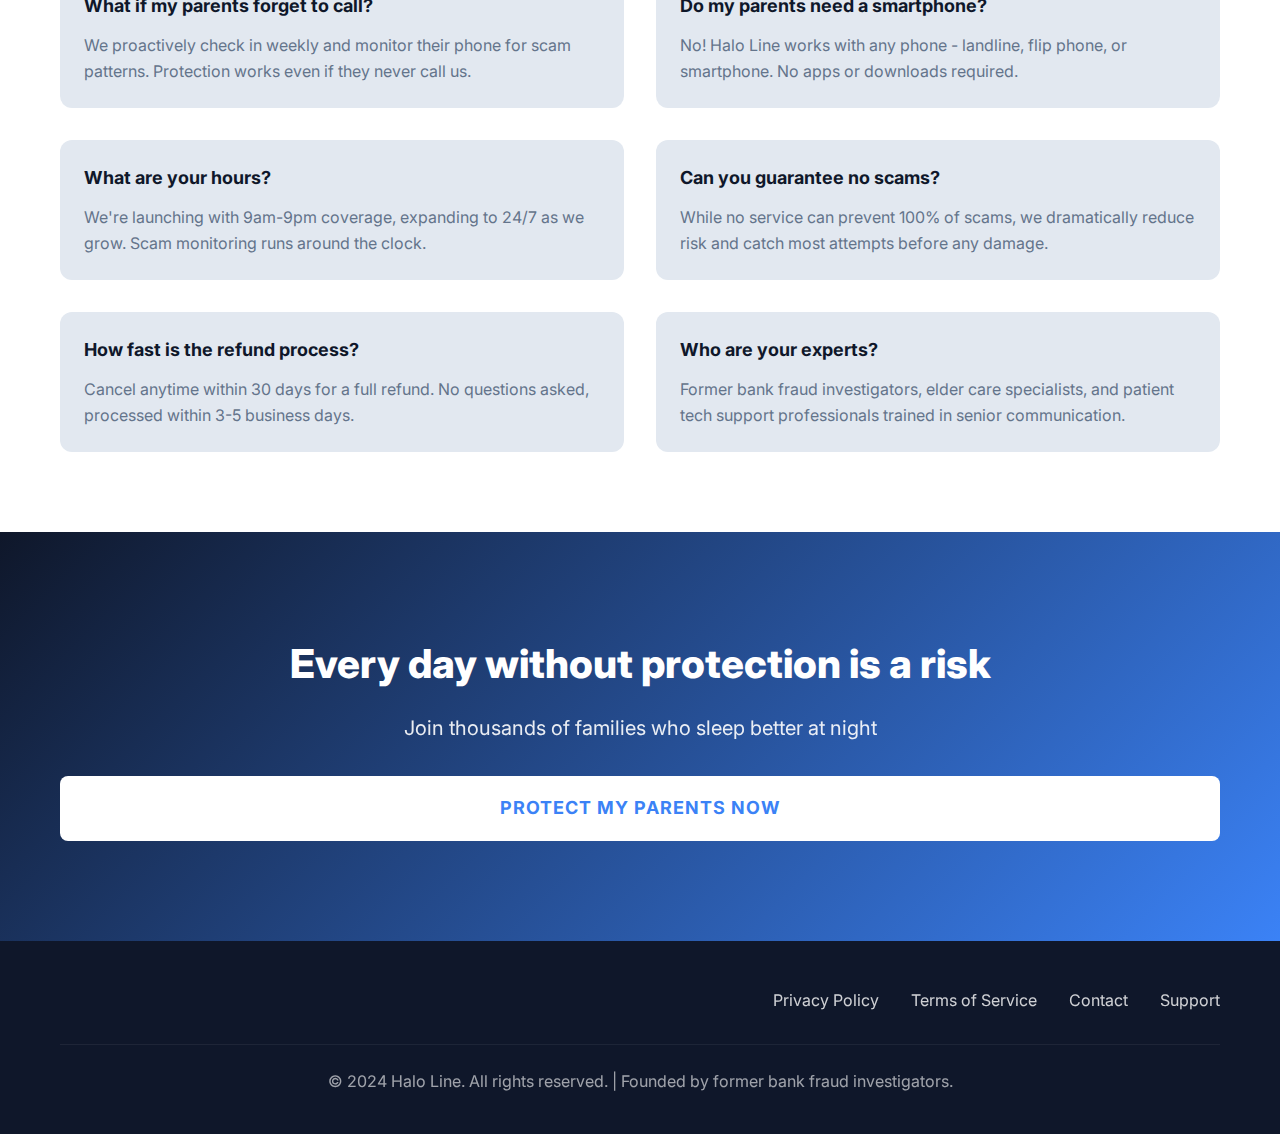
<file: professional.html>
<!DOCTYPE html>
<html lang="en">
<head>
    <meta charset="UTF-8">
    <meta name="viewport" content="width=device-width, initial-scale=1.0">
    <title>Halo Line - Sleep Soundly Knowing Mom Won't Fall for Scam Calls</title>
    <meta name="description" content="24/7 scam protection and tech support through one simple button. No apps, no passwords, no confusion.">
    
    <link rel="preconnect" href="https://fonts.googleapis.com">
    <link rel="preconnect" href="https://fonts.gstatic.com" crossorigin>
    <link href="https://fonts.googleapis.com/css2?family=Inter:wght@400;500;600;700;800&display=swap" rel="stylesheet">
    
    <style>
        * {
            margin: 0;
            padding: 0;
            box-sizing: border-box;
        }
        
        :root {
            --navy: #0f172a;
            --navy-light: #1e293b;
            --blue: #3b82f6;
            --blue-light: #60a5fa;
            --green: #10b981;
            --red: #ef4444;
            --coral: #fbbf24;
            --coral-light: #fcd34d;
            --gray: #64748b;
            --gray-light: #e2e8f0;
            --white: #ffffff;
            --max-width: 1200px;
        }
        
        body {
            font-family: 'Inter', -apple-system, sans-serif;
            color: var(--navy);
            line-height: 1.6;
            overflow-x: hidden;
            background: linear-gradient(180deg, #f8fafc 0%, #ffffff 100%);
        }
        
        .container {
            max-width: var(--max-width);
            margin: 0 auto;
            padding: 0 20px;
        }
        
        /* Navigation */
        nav {
            background: rgba(255, 255, 255, 0.95);
            backdrop-filter: blur(10px);
            border-bottom: 1px solid var(--gray-light);
            position: sticky;
            top: 0;
            z-index: 100;
        }
        
        .nav-container {
            display: flex;
            justify-content: space-between;
            align-items: center;
            padding: 20px 0;
        }
        
        .logo {
            font-size: 24px;
            font-weight: 700;
            color: var(--navy);
        }
        
        .nav-links {
            display: flex;
            gap: 40px;
            align-items: center;
        }
        
        .nav-links a {
            color: var(--gray);
            text-decoration: none;
            font-weight: 500;
            transition: color 0.3s;
        }
        
        .nav-links a:hover {
            color: var(--navy);
        }
        
        .nav-cta {
            background: var(--blue);
            color: var(--white);
            padding: 10px 24px;
            border-radius: 8px;
            text-decoration: none;
            font-weight: 600;
            transition: all 0.3s;
        }
        
        .nav-cta:hover {
            background: var(--blue-light);
            transform: translateY(-2px);
        }
        
        /* Hero Section */
        .hero {
            padding: 80px 0 100px;
            background: linear-gradient(135deg, rgba(59, 130, 246, 0.05) 0%, rgba(251, 191, 36, 0.05) 100%);
        }
        
        .hero-content {
            display: grid;
            grid-template-columns: 1fr 1fr;
            gap: 80px;
            align-items: center;
        }
        
        .hero-text h1 {
            font-size: 48px;
            font-weight: 800;
            line-height: 1.2;
            margin-bottom: 24px;
            background: linear-gradient(135deg, var(--navy) 0%, var(--blue) 100%);
            -webkit-background-clip: text;
            -webkit-text-fill-color: transparent;
        }
        
        .hero-text p {
            font-size: 20px;
            color: var(--gray);
            margin-bottom: 32px;
            line-height: 1.6;
        }
        
        .social-proof {
            display: flex;
            align-items: center;
            gap: 16px;
            margin-bottom: 24px;
            padding: 16px;
            background: var(--white);
            border-radius: 12px;
            box-shadow: 0 2px 8px rgba(0, 0, 0, 0.08);
        }
        
        .social-proof-text {
            flex: 1;
        }
        
        .social-proof-text .count {
            font-weight: 700;
            color: var(--navy);
            font-size: 18px;
        }
        
        .social-proof-text .rating {
            display: flex;
            align-items: center;
            gap: 8px;
            margin-top: 4px;
        }
        
        .stars {
            color: var(--coral);
            letter-spacing: 2px;
        }
        
        .testimonial {
            padding: 20px;
            background: linear-gradient(135deg, var(--blue) 0%, var(--blue-light) 100%);
            color: var(--white);
            border-radius: 12px;
            margin-bottom: 32px;
            position: relative;
        }
        
        .testimonial::before {
            content: '"';
            position: absolute;
            top: 10px;
            left: 20px;
            font-size: 48px;
            opacity: 0.3;
        }
        
        .testimonial-text {
            font-size: 18px;
            font-style: italic;
            margin-bottom: 8px;
        }
        
        .testimonial-author {
            font-weight: 600;
            opacity: 0.9;
        }
        
        .urgency-badge {
            display: inline-block;
            padding: 12px 20px;
            background: var(--red);
            color: var(--white);
            border-radius: 8px;
            font-weight: 600;
            margin-bottom: 24px;
            animation: pulse 2s infinite;
        }
        
        @keyframes pulse {
            0%, 100% { transform: scale(1); }
            50% { transform: scale(1.05); }
        }
        
        .cta-form {
            background: var(--white);
            padding: 32px;
            border-radius: 16px;
            box-shadow: 0 10px 40px rgba(0, 0, 0, 0.1);
        }
        
        .form-header {
            margin-bottom: 24px;
        }
        
        .form-header h3 {
            font-size: 24px;
            margin-bottom: 8px;
        }
        
        .value-prop {
            display: flex;
            align-items: center;
            gap: 12px;
            padding: 12px;
            background: var(--gray-light);
            border-radius: 8px;
            margin-bottom: 20px;
        }
        
        .value-prop-icon {
            width: 40px;
            height: 40px;
            background: var(--blue);
            border-radius: 8px;
            display: flex;
            align-items: center;
            justify-content: center;
            color: var(--white);
            font-size: 20px;
        }
        
        .value-prop-text {
            flex: 1;
        }
        
        .value-prop-text .title {
            font-weight: 600;
            color: var(--navy);
        }
        
        .value-prop-text .subtitle {
            font-size: 14px;
            color: var(--gray);
        }
        
        .form-group {
            margin-bottom: 16px;
        }
        
        .form-group input {
            width: 100%;
            padding: 14px;
            border: 2px solid var(--gray-light);
            border-radius: 8px;
            font-size: 16px;
            transition: border-color 0.3s;
        }
        
        .form-group input:focus {
            outline: none;
            border-color: var(--blue);
        }
        
        .cta-button {
            width: 100%;
            padding: 16px;
            background: linear-gradient(135deg, var(--blue) 0%, var(--blue-light) 100%);
            color: var(--white);
            border: none;
            border-radius: 8px;
            font-size: 18px;
            font-weight: 700;
            cursor: pointer;
            transition: all 0.3s;
            text-transform: uppercase;
            letter-spacing: 1px;
        }
        
        .cta-button:hover {
            transform: translateY(-2px);
            box-shadow: 0 10px 30px rgba(59, 130, 246, 0.3);
        }
        
        .pricing-info {
            display: flex;
            justify-content: space-between;
            align-items: center;
            padding: 16px;
            background: linear-gradient(135deg, var(--green), var(--green));
            color: var(--white);
            border-radius: 8px;
            margin-top: 20px;
        }
        
        .pricing-info .price {
            font-size: 20px;
            font-weight: 700;
        }
        
        .pricing-info .regular {
            text-decoration: line-through;
            opacity: 0.7;
        }
        
        .pricing-info .savings {
            font-size: 14px;
        }
        
        .trust-badges {
            display: flex;
            gap: 16px;
            margin-top: 20px;
            padding-top: 20px;
            border-top: 1px solid var(--gray-light);
        }
        
        .trust-badge {
            flex: 1;
            text-align: center;
            font-size: 12px;
            color: var(--gray);
        }
        
        .trust-badge-icon {
            width: 24px;
            height: 24px;
            margin: 0 auto 4px;
            color: var(--green);
        }
        
        /* Phone Mockup */
        .hero-visual {
            position: relative;
        }
        
        .phone-mockup {
            width: 320px;
            height: 640px;
            background: var(--navy);
            border-radius: 40px;
            padding: 12px;
            box-shadow: 0 20px 60px rgba(0, 0, 0, 0.3);
            margin: 0 auto;
            position: relative;
        }
        
        .phone-screen {
            background: var(--white);
            height: 100%;
            border-radius: 28px;
            overflow: hidden;
            position: relative;
        }
        
        .scam-alert {
            background: var(--red);
            color: var(--white);
            padding: 20px;
            text-align: center;
        }
        
        .scam-alert-header {
            font-size: 18px;
            font-weight: 700;
            margin-bottom: 8px;
            display: flex;
            align-items: center;
            justify-content: center;
            gap: 8px;
        }
        
        .warning-icon {
            width: 24px;
            height: 24px;
        }
        
        .scam-details {
            background: var(--white);
            padding: 24px;
        }
        
        .scam-type {
            background: var(--gray-light);
            padding: 12px;
            border-radius: 8px;
            margin-bottom: 16px;
        }
        
        .scam-type-label {
            font-size: 12px;
            color: var(--gray);
            text-transform: uppercase;
            letter-spacing: 1px;
            margin-bottom: 4px;
        }
        
        .scam-type-value {
            font-size: 18px;
            font-weight: 700;
            color: var(--navy);
        }
        
        .scam-amount {
            background: linear-gradient(135deg, rgba(239, 68, 68, 0.1) 0%, rgba(239, 68, 68, 0.05) 100%);
            border: 2px solid var(--red);
            padding: 16px;
            border-radius: 8px;
            margin-bottom: 16px;
            text-align: center;
        }
        
        .scam-amount-label {
            font-size: 14px;
            color: var(--red);
            margin-bottom: 4px;
        }
        
        .scam-amount-value {
            font-size: 32px;
            font-weight: 800;
            color: var(--red);
        }
        
        .blocked-status {
            background: var(--green);
            color: var(--white);
            padding: 16px;
            border-radius: 8px;
            text-align: center;
            font-weight: 700;
            font-size: 16px;
            margin-bottom: 20px;
            display: flex;
            align-items: center;
            justify-content: center;
            gap: 8px;
        }
        
        .check-icon {
            width: 24px;
            height: 24px;
        }
        
        .call-support {
            background: var(--navy);
            color: var(--white);
            padding: 16px;
            border-radius: 8px;
            text-align: center;
            font-weight: 600;
            cursor: pointer;
            transition: background 0.3s;
        }
        
        .call-support:hover {
            background: var(--navy-light);
        }
        
        /* Floating Benefits */
        .floating-benefits {
            position: absolute;
            top: 50%;
            left: -100px;
            right: -100px;
            transform: translateY(-50%);
            pointer-events: none;
        }
        
        .benefit-card {
            position: absolute;
            background: var(--white);
            padding: 12px 16px;
            border-radius: 8px;
            box-shadow: 0 4px 20px rgba(0, 0, 0, 0.1);
            font-size: 14px;
            animation: float 3s ease-in-out infinite;
        }
        
        .benefit-card:nth-child(1) {
            top: 0;
            left: -20px;
            animation-delay: 0s;
        }
        
        .benefit-card:nth-child(2) {
            top: 50%;
            right: -20px;
            animation-delay: 1s;
        }
        
        .benefit-card:nth-child(3) {
            bottom: 0;
            left: -20px;
            animation-delay: 2s;
        }
        
        .benefit-card .amount {
            color: var(--green);
            font-weight: 700;
        }
        
        .benefit-card .description {
            color: var(--gray);
            font-size: 12px;
        }
        
        @keyframes float {
            0%, 100% { transform: translateY(0); }
            50% { transform: translateY(-10px); }
        }
        
        /* Features Section */
        .features {
            padding: 80px 0;
            background: var(--white);
        }
        
        .section-header {
            text-align: center;
            margin-bottom: 60px;
        }
        
        .section-header h2 {
            font-size: 40px;
            font-weight: 800;
            margin-bottom: 16px;
            color: var(--navy);
        }
        
        .section-header p {
            font-size: 18px;
            color: var(--gray);
            max-width: 600px;
            margin: 0 auto;
        }
        
        .features-grid {
            display: grid;
            grid-template-columns: repeat(3, 1fr);
            gap: 32px;
        }
        
        .feature-card {
            background: var(--white);
            padding: 32px;
            border-radius: 16px;
            border: 2px solid var(--gray-light);
            transition: all 0.3s;
        }
        
        .feature-card:hover {
            border-color: var(--blue);
            transform: translateY(-4px);
            box-shadow: 0 10px 30px rgba(0, 0, 0, 0.1);
        }
        
        .feature-icon {
            width: 48px;
            height: 48px;
            background: linear-gradient(135deg, var(--blue) 0%, var(--blue-light) 100%);
            border-radius: 12px;
            display: flex;
            align-items: center;
            justify-content: center;
            color: var(--white);
            font-size: 24px;
            margin-bottom: 20px;
        }
        
        .feature-card h3 {
            font-size: 20px;
            margin-bottom: 12px;
            color: var(--navy);
        }
        
        .feature-card p {
            color: var(--gray);
            line-height: 1.6;
        }
        
        /* How It Works */
        .how-it-works {
            padding: 80px 0;
            background: linear-gradient(180deg, var(--gray-light) 0%, var(--white) 100%);
        }
        
        .steps-grid {
            display: grid;
            grid-template-columns: repeat(3, 1fr);
            gap: 32px;
            margin-top: 60px;
        }
        
        .step-card {
            text-align: center;
            position: relative;
        }
        
        .step-number {
            width: 60px;
            height: 60px;
            background: var(--blue);
            color: var(--white);
            border-radius: 50%;
            display: flex;
            align-items: center;
            justify-content: center;
            font-size: 24px;
            font-weight: 700;
            margin: 0 auto 24px;
        }
        
        .step-card h3 {
            font-size: 20px;
            margin-bottom: 12px;
            color: var(--navy);
        }
        
        .step-card p {
            color: var(--gray);
            line-height: 1.6;
        }
        
        /* FAQ Section */
        .faq {
            padding: 80px 0;
            background: var(--white);
        }
        
        .faq-grid {
            display: grid;
            grid-template-columns: repeat(2, 1fr);
            gap: 32px;
            margin-top: 60px;
        }
        
        .faq-item {
            background: var(--gray-light);
            padding: 24px;
            border-radius: 12px;
        }
        
        .faq-item h3 {
            font-size: 18px;
            margin-bottom: 12px;
            color: var(--navy);
        }
        
        .faq-item p {
            color: var(--gray);
            line-height: 1.6;
        }
        
        /* Final CTA */
        .final-cta {
            padding: 100px 0;
            background: linear-gradient(135deg, var(--navy) 0%, var(--blue) 100%);
            text-align: center;
            color: var(--white);
        }
        
        .final-cta h2 {
            font-size: 40px;
            font-weight: 800;
            margin-bottom: 16px;
        }
        
        .final-cta p {
            font-size: 20px;
            margin-bottom: 32px;
            opacity: 0.9;
        }
        
        .final-cta .cta-button {
            display: inline-block;
            padding: 18px 48px;
            background: var(--white);
            color: var(--blue);
            text-decoration: none;
            border-radius: 8px;
            font-weight: 700;
            font-size: 18px;
            transition: all 0.3s;
        }
        
        .final-cta .cta-button:hover {
            transform: translateY(-2px);
            box-shadow: 0 10px 30px rgba(255, 255, 255, 0.3);
        }
        
        /* Footer */
        footer {
            padding: 40px 0;
            background: var(--navy);
            color: var(--white);
            text-align: center;
        }
        
        .footer-content {
            display: flex;
            justify-content: space-between;
            align-items: center;
            margin-bottom: 24px;
        }
        
        .footer-links {
            display: flex;
            gap: 32px;
        }
        
        .footer-links a {
            color: var(--white);
            text-decoration: none;
            opacity: 0.8;
            transition: opacity 0.3s;
        }
        
        .footer-links a:hover {
            opacity: 1;
        }
        
        .footer-bottom {
            padding-top: 24px;
            border-top: 1px solid rgba(255, 255, 255, 0.1);
            opacity: 0.6;
        }
        
        /* Responsive */
        @media (max-width: 768px) {
            .nav-links {
                display: none;
            }
            
            .hero-content {
                grid-template-columns: 1fr;
                gap: 40px;
            }
            
            .hero-text h1 {
                font-size: 32px;
            }
            
            .phone-mockup {
                width: 280px;
                height: 560px;
            }
            
            .floating-benefits {
                display: none;
            }
            
            .features-grid,
            .steps-grid,
            .faq-grid {
                grid-template-columns: 1fr;
            }
            
            .footer-content {
                flex-direction: column;
                gap: 24px;
            }
        }
    </style>
</head>
<body>
    <!-- Navigation -->
    <nav>
        <div class="container nav-container">
            <div class="logo">Halo Line</div>
            <div class="nav-links">
                <a href="#features">Features</a>
                <a href="#how-it-works">How It Works</a>
                <a href="#pricing">Pricing</a>
                <a href="#faq">FAQ</a>
                <a href="#cta" class="nav-cta">Get Started</a>
            </div>
        </div>
    </nav>

    <!-- Hero Section -->
    <section class="hero">
        <div class="container">
            <div class="hero-content">
                <div class="hero-text">
                    <h1>Finally, sleep soundly knowing Mom won't fall for scam calls</h1>
                    <p>Your parents get ONE red button for help. Our trained experts answer every call, block scams before damage occurs, and send you instant updates. No apps, no passwords, no confusion.</p>
                    
                    <div class="testimonial">
                        <div class="testimonial-text">Finally, I don't panic when unknown numbers call Mom!</div>
                        <div class="testimonial-author">- Sarah K., daughter of Halo Line user</div>
                    </div>
                    
                    <div class="social-proof">
                        <div class="social-proof-text">
                            <div class="count">Join 3,247+ families already protected</div>
                            <div class="rating">
                                <span class="stars">★★★★★</span>
                                <span>4.9/5 from adult children</span>
                            </div>
                        </div>
                    </div>
                    
                    <div class="urgency-badge">Only 847 Early Access spots remaining</div>
                    
                    <div class="cta-form" id="cta">
                        <div class="form-header">
                            <h3>Secure Your Spot</h3>
                        </div>
                        
                        <div class="value-prop">
                            <div class="value-prop-icon">
                                <svg width="24" height="24" fill="currentColor" viewBox="0 0 20 20">
                                    <path d="M9 4.804A7.968 7.968 0 005.5 4c-1.255 0-2.443.29-3.5.804v10A7.969 7.969 0 015.5 14c1.669 0 3.218.51 4.5 1.385A7.962 7.962 0 0114.5 14c1.255 0 2.443.29 3.5.804v-10A7.968 7.968 0 0014.5 4c-1.669 0-3.218.51-4.5 1.385V4.804z"/>
                                </svg>
                            </div>
                            <div class="value-prop-text">
                                <div class="title">Get Ultimate Scam Prevention Guide</div>
                                <div class="subtitle">47-page PDF ($19 value) instantly</div>
                            </div>
                        </div>
                        
                        <div class="form-group">
                            <input type="email" placeholder="Enter your email" required>
                        </div>
                        
                        <button class="cta-button">Protect My Parents</button>
                        
                        <div class="pricing-info">
                            <div>
                                <div class="price">$19/month <span class="regular">$29</span></div>
                                <div class="savings">Price locked for life</div>
                            </div>
                            <div class="savings">Save $120/year</div>
                        </div>
                        
                        <div class="trust-badges">
                            <div class="trust-badge">
                                <svg class="trust-badge-icon" width="24" height="24" fill="currentColor" viewBox="0 0 20 20">
                                    <path fill-rule="evenodd" d="M5 9V7a5 5 0 0110 0v2a2 2 0 012 2v5a2 2 0 01-2 2H5a2 2 0 01-2-2v-5a2 2 0 012-2zm8-2v2H7V7a3 3 0 016 0z" clip-rule="evenodd"/>
                                </svg>
                                <div>HIPAA Compliant</div>
                            </div>
                            <div class="trust-badge">
                                <svg class="trust-badge-icon" width="24" height="24" fill="currentColor" viewBox="0 0 20 20">
                                    <path fill-rule="evenodd" d="M16.707 5.293a1 1 0 010 1.414l-8 8a1 1 0 01-1.414 0l-4-4a1 1 0 011.414-1.414L8 12.586l7.293-7.293a1 1 0 011.414 0z" clip-rule="evenodd"/>
                                </svg>
                                <div>30-Day Guarantee</div>
                            </div>
                            <div class="trust-badge">
                                <svg class="trust-badge-icon" width="24" height="24" fill="currentColor" viewBox="0 0 20 20">
                                    <path fill-rule="evenodd" d="M4.293 4.293a1 1 0 011.414 0L10 8.586l4.293-4.293a1 1 0 111.414 1.414L11.414 10l4.293 4.293a1 1 0 01-1.414 1.414L10 11.414l-4.293 4.293a1 1 0 01-1.414-1.414L8.586 10 4.293 5.707a1 1 0 010-1.414z" clip-rule="evenodd"/>
                                </svg>
                                <div>Cancel Anytime</div>
                            </div>
                        </div>
                    </div>
                </div>
                
                <div class="hero-visual">
                    <div class="phone-mockup">
                        <div class="phone-screen">
                            <div class="scam-alert">
                                <div class="scam-alert-header">
                                    <svg class="warning-icon" fill="currentColor" viewBox="0 0 20 20">
                                        <path fill-rule="evenodd" d="M8.257 3.099c.765-1.36 2.722-1.36 3.486 0l5.58 9.92c.75 1.334-.213 2.98-1.742 2.98H4.42c-1.53 0-2.493-1.646-1.743-2.98l5.58-9.92zM11 13a1 1 0 11-2 0 1 1 0 012 0zm-1-8a1 1 0 00-1 1v3a1 1 0 002 0V6a1 1 0 00-1-1z" clip-rule="evenodd"/>
                                    </svg>
                                    SCAM CALL DETECTED
                                </div>
                            </div>
                            
                            <div class="scam-details">
                                <div class="scam-type">
                                    <div class="scam-type-label">Scam Type</div>
                                    <div class="scam-type-value">IRS Impersonation Scam</div>
                                </div>
                                
                                <div class="scam-amount">
                                    <div class="scam-amount-label">Attempted Theft</div>
                                    <div class="scam-amount-value">$2,847</div>
                                </div>
                                
                                <div class="blocked-status">
                                    <svg class="check-icon" fill="currentColor" viewBox="0 0 20 20">
                                        <path fill-rule="evenodd" d="M16.707 5.293a1 1 0 010 1.414l-8 8a1 1 0 01-1.414 0l-4-4a1 1 0 011.414-1.414L8 12.586l7.293-7.293a1 1 0 011.414 0z" clip-rule="evenodd"/>
                                    </svg>
                                    BLOCKED AUTOMATICALLY
                                </div>
                                
                                <div class="call-support">
                                    <svg width="20" height="20" fill="currentColor" viewBox="0 0 20 20" style="display: inline-block; vertical-align: middle; margin-right: 8px;">
                                        <path d="M2 3a1 1 0 011-1h2.153a1 1 0 01.986.836l.74 4.435a1 1 0 01-.54 1.06l-1.548.773a11.037 11.037 0 006.105 6.105l.774-1.548a1 1 0 011.059-.54l4.435.74a1 1 0 01.836.986V17a1 1 0 01-1 1h-2C7.82 18 2 12.18 2 5V3z"/>
                                    </svg>
                                    Call Halo Line to Report
                                </div>
                            </div>
                        </div>
                    </div>
                    
                    <div class="floating-benefits">
                        <div class="benefit-card">
                            <div class="amount">$2,400 saved</div>
                            <div class="description">from wire scam</div>
                        </div>
                        <div class="benefit-card">
                            <div class="amount">iPad fixed</div>
                            <div class="description">in 5 minutes</div>
                        </div>
                        <div class="benefit-card">
                            <div class="amount">47 scams blocked</div>
                            <div class="description">this month</div>
                        </div>
                    </div>
                </div>
            </div>
        </div>
    </section>

    <!-- Features Section -->
    <section class="features" id="features">
        <div class="container">
            <div class="section-header">
                <h2>Complete Protection & Support</h2>
                <p>Everything your parents need to stay safe and confident with technology</p>
            </div>
            
            <div class="features-grid">
                <div class="feature-card">
                    <div class="feature-icon">
                        <svg width="28" height="28" fill="currentColor" viewBox="0 0 20 20">
                            <path fill-rule="evenodd" d="M2.166 4.999A11.954 11.954 0 0010 1.944 11.954 11.954 0 0017.834 5c.11.65.166 1.32.166 2.001 0 5.225-3.34 9.67-8 11.317C5.34 16.67 2 12.225 2 7c0-.682.057-1.35.166-2.001zm11.541 3.708a1 1 0 00-1.414-1.414L9 10.586 7.707 9.293a1 1 0 00-1.414 1.414l2 2a1 1 0 001.414 0l4-4z" clip-rule="evenodd"/>
                        </svg>
                    </div>
                    <h3>Scam Protection</h3>
                    <p>Real-time monitoring and blocking of scam attempts. Our experts intercept dangerous calls before any damage occurs.</p>
                </div>
                
                <div class="feature-card">
                    <div class="feature-icon">
                        <svg width="28" height="28" fill="currentColor" viewBox="0 0 20 20">
                            <path fill-rule="evenodd" d="M3 5a2 2 0 012-2h10a2 2 0 012 2v8a2 2 0 01-2 2h-2.22l.123.489.804.804A1 1 0 0113 18H7a1 1 0 01-.707-1.707l.804-.804L7.22 15H5a2 2 0 01-2-2V5zm5.771 7H5V5h10v7H8.771z" clip-rule="evenodd"/>
                        </svg>
                    </div>
                    <h3>Tech Support</h3>
                    <p>Patient, unlimited help with any device or technology question. From email to video calls, we handle it all.</p>
                </div>
                
                <div class="feature-card">
                    <div class="feature-icon">
                        <svg width="28" height="28" fill="currentColor" viewBox="0 0 20 20">
                            <path d="M8 16.25a.75.75 0 01.75-.75h2.5a.75.75 0 010 1.5h-2.5a.75.75 0 01-.75-.75z"/>
                            <path fill-rule="evenodd" d="M5 4a3 3 0 013-3h4a3 3 0 013 3v12a3 3 0 01-3 3H8a3 3 0 01-3-3V4zm3-1h4a1 1 0 011 1v12a1 1 0 01-1 1H8a1 1 0 01-1-1V4a1 1 0 011-1z" clip-rule="evenodd"/>
                        </svg>
                    </div>
                    <h3>Family Updates</h3>
                    <p>Instant notifications when we help your parents or block a scam attempt. Stay informed without being involved.</p>
                </div>
                
                <div class="feature-card">
                    <div class="feature-icon">
                        <svg width="28" height="28" fill="currentColor" viewBox="0 0 20 20">
                            <path fill-rule="evenodd" d="M5 9V7a5 5 0 0110 0v2a2 2 0 012 2v5a2 2 0 01-2 2H5a2 2 0 01-2-2v-5a2 2 0 012-2zm8-2v2H7V7a3 3 0 016 0z" clip-rule="evenodd"/>
                        </svg>
                    </div>
                    <h3>Identity Protection</h3>
                    <p>Proactive monitoring for identity theft and financial fraud. We catch problems before they become disasters.</p>
                </div>
                
                <div class="feature-card">
                    <div class="feature-icon">
                        <svg width="28" height="28" fill="currentColor" viewBox="0 0 20 20">
                            <path fill-rule="evenodd" d="M10 2a1 1 0 00-1 1v6H3a1 1 0 100 2h6v6a1 1 0 102 0v-6h6a1 1 0 100-2h-6V3a1 1 0 00-1-1z" clip-rule="evenodd"/>
                        </svg>
                    </div>
                    <h3>Medical Scam Defense</h3>
                    <p>Protection from Medicare fraud and fake health product scams targeting seniors.</p>
                </div>
                
                <div class="feature-card">
                    <div class="feature-icon">
                        <svg width="28" height="28" fill="currentColor" viewBox="0 0 20 20">
                            <path d="M13 6a3 3 0 11-6 0 3 3 0 016 0zM18 8a2 2 0 11-4 0 2 2 0 014 0zM14 15a4 4 0 00-8 0v3h8v-3zM6 8a2 2 0 11-4 0 2 2 0 014 0zM16 18v-3a5.972 5.972 0 00-.75-2.906A3.005 3.005 0 0119 15v3h-3zM4.75 12.094A5.973 5.973 0 004 15v3H1v-3a3 3 0 013.75-2.906z"/>
                        </svg>
                    </div>
                    <h3>Family Portal</h3>
                    <p>Secure dashboard to see all interactions, blocked threats, and your parents' tech support history.</p>
                </div>
            </div>
        </div>
    </section>

    <!-- How It Works -->
    <section class="how-it-works" id="how-it-works">
        <div class="container">
            <div class="section-header">
                <h2>Simple Setup, Immediate Protection</h2>
                <p>Get your parents protected in minutes, not hours</p>
            </div>
            
            <div class="steps-grid">
                <div class="step-card">
                    <div class="step-number">1</div>
                    <h3>Quick Sign-Up</h3>
                    <p>Enter your information and your parent's phone number. Takes less than 2 minutes.</p>
                </div>
                
                <div class="step-card">
                    <div class="step-number">2</div>
                    <h3>We Call Your Parents</h3>
                    <p>Our onboarding specialist introduces the service and helps them save our number.</p>
                </div>
                
                <div class="step-card">
                    <div class="step-number">3</div>
                    <h3>Instant Protection</h3>
                    <p>Your parents can now call us anytime for help, and we monitor for scam attempts 24/7.</p>
                </div>
            </div>
        </div>
    </section>

    <!-- FAQ Section -->
    <section class="faq" id="faq">
        <div class="container">
            <div class="section-header">
                <h2>Common Questions</h2>
                <p>Everything you need to know about protecting your parents</p>
            </div>
            
            <div class="faq-grid">
                <div class="faq-item">
                    <h3>What if my parents forget to call?</h3>
                    <p>We proactively check in weekly and monitor their phone for scam patterns. Protection works even if they never call us.</p>
                </div>
                
                <div class="faq-item">
                    <h3>Do my parents need a smartphone?</h3>
                    <p>No! Halo Line works with any phone - landline, flip phone, or smartphone. No apps or downloads required.</p>
                </div>
                
                <div class="faq-item">
                    <h3>What are your hours?</h3>
                    <p>We're launching with 9am-9pm coverage, expanding to 24/7 as we grow. Scam monitoring runs around the clock.</p>
                </div>
                
                <div class="faq-item">
                    <h3>Can you guarantee no scams?</h3>
                    <p>While no service can prevent 100% of scams, we dramatically reduce risk and catch most attempts before any damage.</p>
                </div>
                
                <div class="faq-item">
                    <h3>How fast is the refund process?</h3>
                    <p>Cancel anytime within 30 days for a full refund. No questions asked, processed within 3-5 business days.</p>
                </div>
                
                <div class="faq-item">
                    <h3>Who are your experts?</h3>
                    <p>Former bank fraud investigators, elder care specialists, and patient tech support professionals trained in senior communication.</p>
                </div>
            </div>
        </div>
    </section>

    <!-- Final CTA -->
    <section class="final-cta">
        <div class="container">
            <h2>Every day without protection is a risk</h2>
            <p>Join thousands of families who sleep better at night</p>
            <a href="#cta" class="cta-button">PROTECT MY PARENTS NOW</a>
        </div>
    </section>

    <!-- Footer -->
    <footer>
        <div class="container">
            <div class="footer-content">
                <div class="logo">Halo Line</div>
                <div class="footer-links">
                    <a href="#">Privacy Policy</a>
                    <a href="#">Terms of Service</a>
                    <a href="#">Contact</a>
                    <a href="#">Support</a>
                </div>
            </div>
            <div class="footer-bottom">
                © 2024 Halo Line. All rights reserved. | Founded by former bank fraud investigators.
            </div>
        </div>
    </footer>

    <script>
        // Form handling
        document.querySelector('.cta-button').addEventListener('click', function(e) {
            e.preventDefault();
            const email = document.querySelector('input[type="email"]').value;
            if (email) {
                this.textContent = 'SECURING YOUR SPOT...';
                setTimeout(() => {
                    this.textContent = 'WELCOME TO HALO LINE!';
                    this.style.background = 'var(--green)';
                }, 1500);
            }
        });

        // Smooth scroll
        document.querySelectorAll('a[href^="#"]').forEach(anchor => {
            anchor.addEventListener('click', function (e) {
                e.preventDefault();
                const target = document.querySelector(this.getAttribute('href'));
                if (target) {
                    target.scrollIntoView({ behavior: 'smooth', block: 'start' });
                }
            });
        });

        // Urgency countdown
        let spots = 847;
        setInterval(() => {
            if (spots > 800 && Math.random() > 0.7) {
                spots--;
                document.querySelector('.urgency-badge').textContent = `Only ${spots} Early Access spots remaining`;
            }
        }, 30000);
    </script>
</body>
</html>
</file>
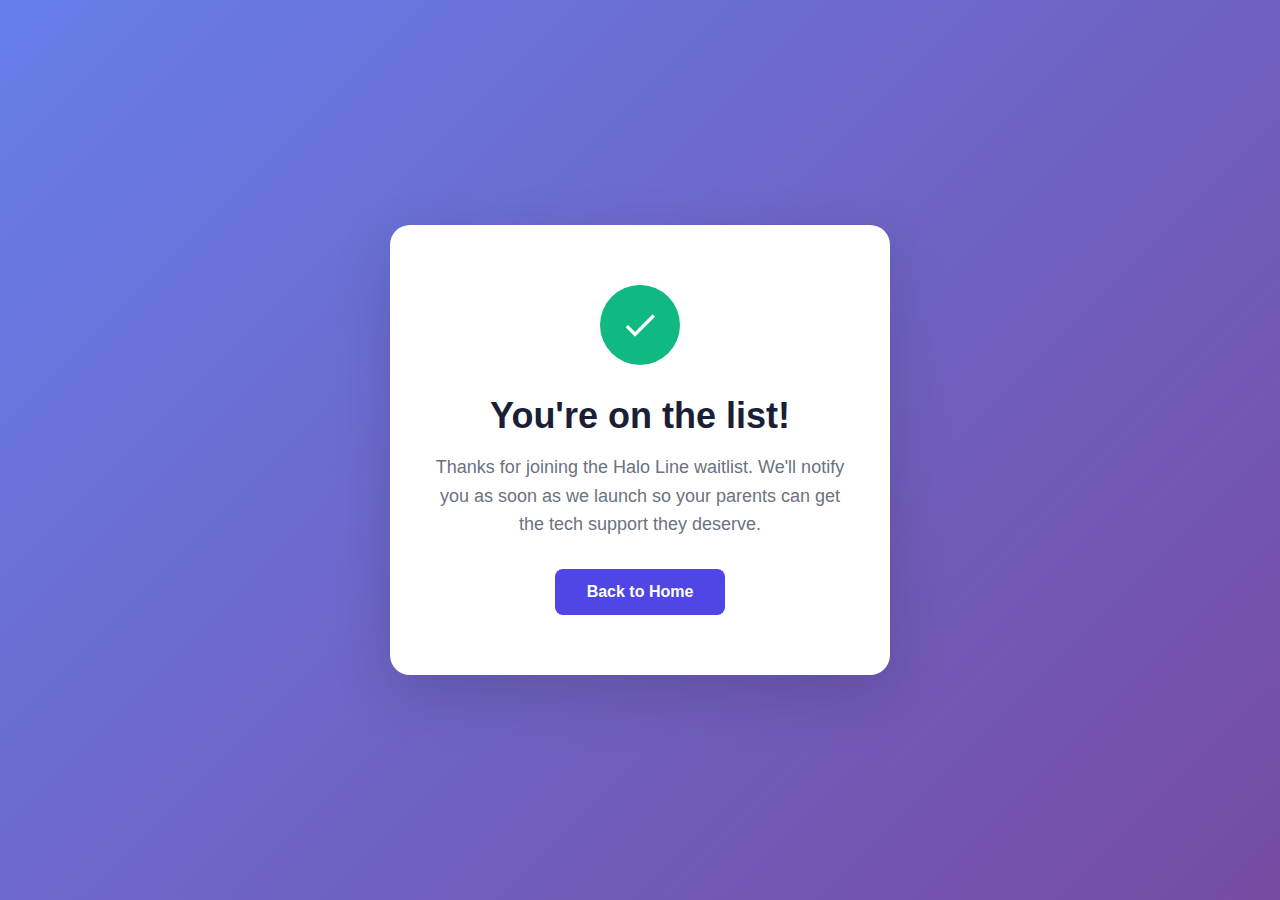
<file: thank-you.html>
<!DOCTYPE html>
<html lang="en">
<head>
    <meta charset="UTF-8">
    <meta name="viewport" content="width=device-width, initial-scale=1.0">
    <title>Thank You - Halo Line</title>
    <style>
        * {
            margin: 0;
            padding: 0;
            box-sizing: border-box;
        }
        
        body {
            font-family: -apple-system, BlinkMacSystemFont, 'Segoe UI', Roboto, 'Helvetica Neue', Arial, sans-serif;
            background: linear-gradient(135deg, #667eea 0%, #764ba2 100%);
            min-height: 100vh;
            display: flex;
            align-items: center;
            justify-content: center;
            padding: 20px;
        }
        
        .thank-you-container {
            background: white;
            border-radius: 20px;
            padding: 60px 40px;
            text-align: center;
            max-width: 500px;
            width: 100%;
            box-shadow: 0 20px 60px rgba(0, 0, 0, 0.15);
        }
        
        .checkmark {
            width: 80px;
            height: 80px;
            border-radius: 50%;
            background: #10b981;
            margin: 0 auto 30px;
            display: flex;
            align-items: center;
            justify-content: center;
        }
        
        .checkmark svg {
            width: 40px;
            height: 40px;
            fill: white;
        }
        
        h1 {
            font-size: 36px;
            color: #1a1f36;
            margin-bottom: 16px;
            font-weight: 700;
        }
        
        p {
            font-size: 18px;
            color: #6b7280;
            line-height: 1.6;
            margin-bottom: 30px;
        }
        
        .back-button {
            display: inline-block;
            background: #5046e5;
            color: white;
            padding: 14px 32px;
            border-radius: 8px;
            text-decoration: none;
            font-weight: 600;
            font-size: 16px;
            transition: all 0.2s;
        }
        
        .back-button:hover {
            background: #4338ca;
            transform: translateY(-2px);
            box-shadow: 0 8px 20px rgba(80, 70, 229, 0.4);
        }
        
        @media (max-width: 640px) {
            .thank-you-container {
                padding: 40px 24px;
            }
            
            h1 {
                font-size: 28px;
            }
            
            p {
                font-size: 16px;
            }
        }
    </style>
</head>
<body>
    <div class="thank-you-container">
        <div class="checkmark">
            <svg viewBox="0 0 24 24" xmlns="http://www.w3.org/2000/svg">
                <path d="M9 16.17L4.83 12l-1.42 1.41L9 19 21 7l-1.41-1.41L9 16.17z"/>
            </svg>
        </div>
        
        <h1>You're on the list!</h1>
        
        <p>Thanks for joining the Halo Line waitlist. We'll notify you as soon as we launch so your parents can get the tech support they deserve.</p>
        
        <a href="/" class="back-button">Back to Home</a>
    </div>
</body>
</html>
</file>
